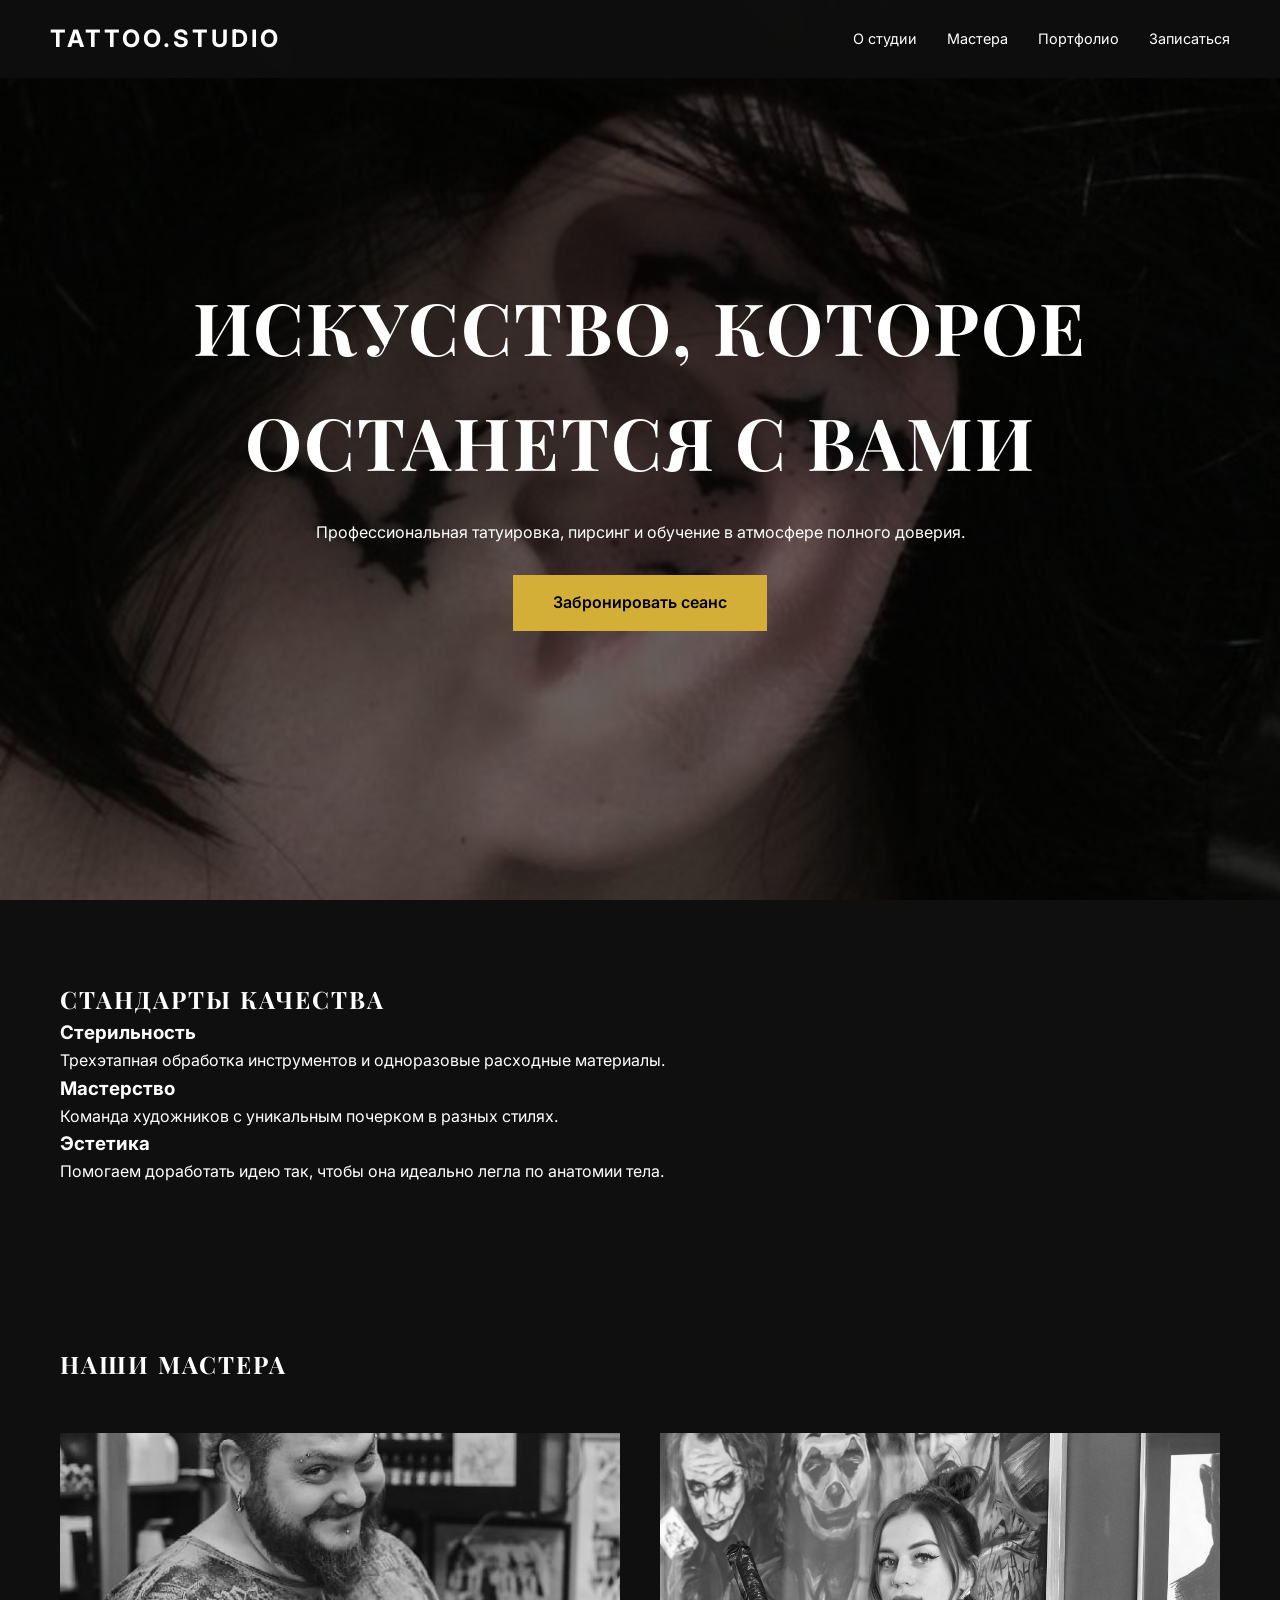
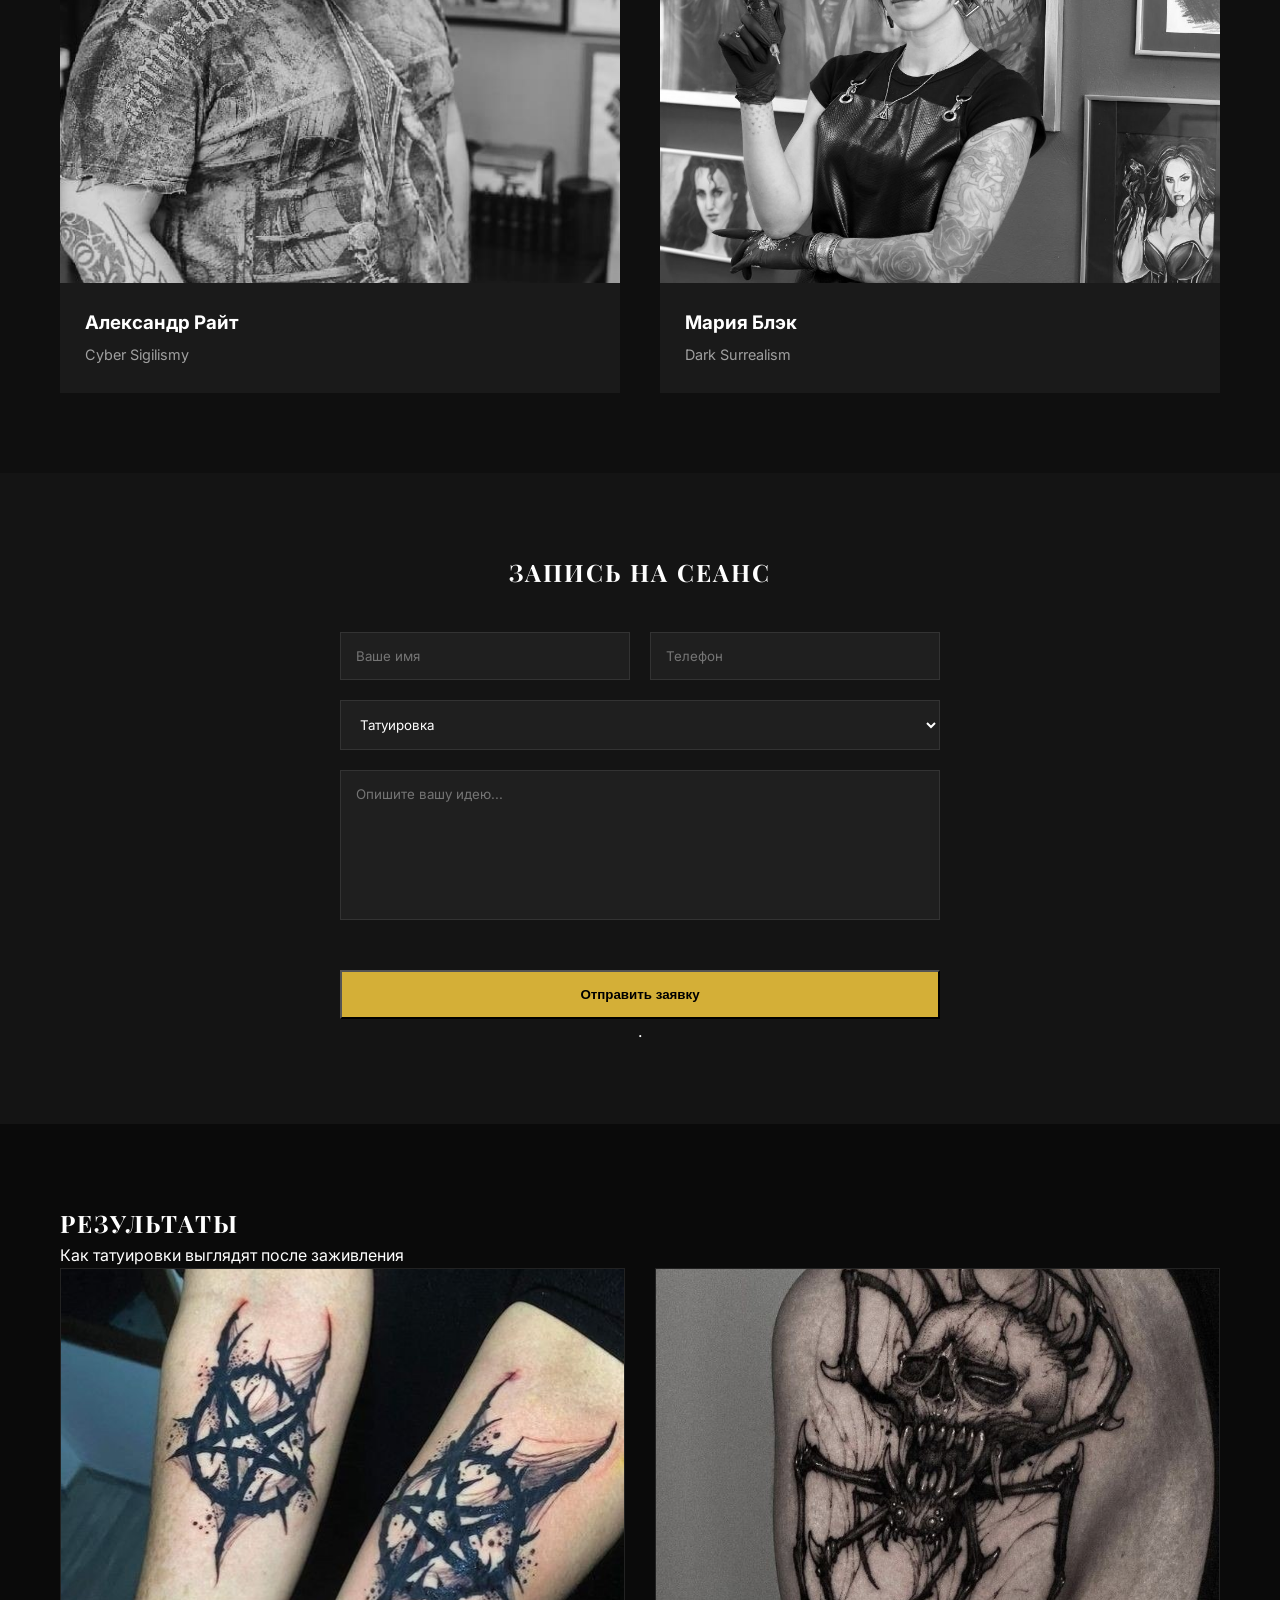
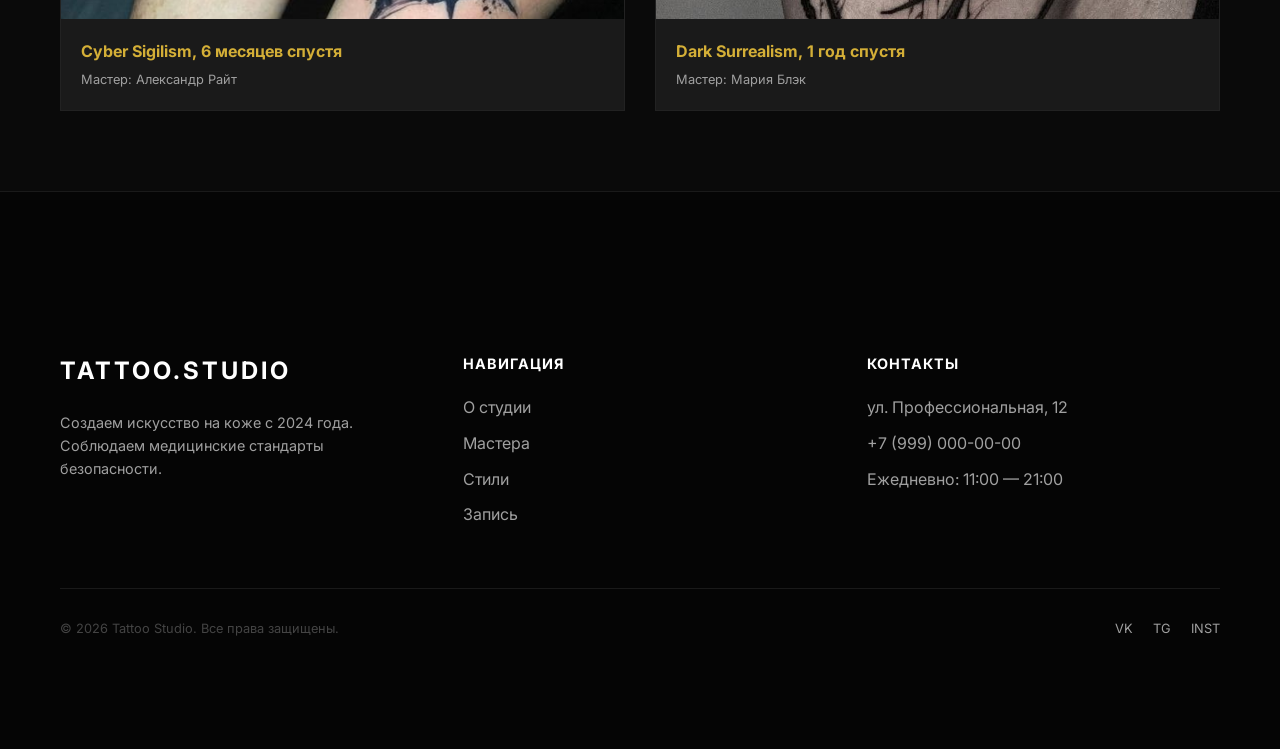
<file: index.html>
<!doctype html>
<html lang="ru">
  <head>
    <meta charset="UTF-8" />
    <meta name="viewport" content="width=device-width, initial-scale=1.0" />
    <meta property="og:title" content="Студия профессиональной татуировки" />
    <meta
      property="og:description"
      content="Запись на сеанс, портфолио мастеров и обучение."
    />
    <meta property="og:image" content="ссылка_на_красивое_фото.jpg" />
    <title>Tattoo Studio | Искусство и Стиль</title>
    <link rel="stylesheet" href="style.css" />
    <link
      href="https://fonts.googleapis.com/css2?family=Playfair+Display:wght@700&family=Inter:wght@300;400;600&display=swap"
      rel="stylesheet"
    />
  </head>
  <body>
    <header class="navbar">
      <div class="logo">TATTOO.STUDIO</div>
      <nav>
        <ul class="nav-links">
          <li><a href="#about">О студии</a></li>
          <li><a href="#masters">Мастера</a></li>
          <li><a href="#healed">Портфолио</a></li>
          <li><a href="#booking" class="btn-outline">Записаться</a></li>
        </ul>
      </nav>
    </header>

    <section class="hero">
      <div class="hero-content">
        <h1>
          Искусство, которое <br />
          останется с вами
        </h1>
        <p>
          Профессиональная татуировка, пирсинг и обучение в атмосфере полного
          доверия.
        </p>
        <a href="#booking" class="btn-main">Забронировать сеанс</a>
      </div>
    </section>

    <section id="about" class="about">
      <div class="container">
        <h2>Стандарты качества</h2>
        <div class="features">
          <div class="feature-item">
            <h3>Стерильность</h3>
            <p>
              Трехэтапная обработка инструментов и одноразовые расходные
              материалы.
            </p>
          </div>
          <div class="feature-item">
            <h3>Мастерство</h3>
            <p>Команда художников с уникальным почерком в разных стилях.</p>
          </div>
          <div class="feature-item">
            <h3>Эстетика</h3>
            <p>
              Помогаем доработать идею так, чтобы она идеально легла по анатомии
              тела.
            </p>
          </div>
        </div>
      </div>
    </section>

    <section id="masters" class="masters">
      <div class="container">
        <h2>Наши мастера</h2>
        <div class="master-grid">
          <!-- Мастер 1 -->
          <div class="master-card">
            <div
              class="master-photo"
              style="background-image: url(./img/Misha-1-1.jpg)"
            ></div>
            <div class="master-info">
              <h3>Александр Райт</h3>
              <p>Cyber Sigilismy</p>
            </div>
          </div>
          <div class="master-card">
            <div
              class="master-photo"
              style="background-image: url(./img/original_photo-thumb_1920.jpg)"
            ></div>
            <div class="master-info">
              <h3>Мария Блэк</h3>
              <p>Dark Surrealism</p>
            </div>
          </div>
        </div>
      </div>
    </section>
    <section id="booking" class="booking">
      <div class="container">
        <h2>Запись на сеанс</h2>
        <form id="booking-form" class="form-container">
          <div class="input-group">
            <input type="text" name="name" placeholder="Ваше имя" required />
            <input type="tel" name="phone" placeholder="Телефон" required />
          </div>
          <select name="service">
            <option value="tattoo">Татуировка</option>
            <option value="piercing">Пирсинг</option>
            <option value="education">Обучение</option>
          </select>
          <textarea
            name="message"
            placeholder="Опишите вашу идею..."
          ></textarea>
          <button type="submit" class="btn-main">Отправить заявку</button>
        </form>
        <div class="modal-window">.</div>
      </div>
    </section>
    <section id="healed" class="healed">
      <div class="container">
        <div class="section-header">
          <h2>Результаты</h2>
          <p class="subtitle">Как татуировки выглядят после заживления</p>
        </div>

        <div class="healed-grid">
          <div class="healed-item">
            <div
              class="healed-photo"
              style="background-image: url(./img/photo_2026-05-03_02-13-39.jpg)"
            ></div>
            <div class="healed-info">
              <h4>Cyber Sigilism, 6 месяцев спустя</h4>
              <p>Мастер: Александр Райт</p>
            </div>
          </div>
          <div class="healed-item">
            <div
              class="healed-photo"
              style="background-image: url(./img/photo_2026-05-03_02-17-16.jpg)"
            ></div>
            <div class="healed-info">
              <h4>Dark Surrealism, 1 год спустя</h4>
              <p>Мастер: Мария Блэк</p>
            </div>
          </div>
        </div>
      </div>
    </section>

    <footer class="footer">
      <div class="container">
        <div class="footer-content">
          <div class="footer-brand">
            <div class="logo">TATTOO.STUDIO</div>
            <p>
              Создаем искусство на коже с 2024 года. <br />
              Соблюдаем медицинские стандарты безопасности.
            </p>
          </div>

          <div class="footer-nav">
            <h4>Навигация</h4>
            <ul>
              <li><a href="#about">О студии</a></li>
              <li><a href="#masters">Мастера</a></li>
              <li><a href="#healed">Стили</a></li>
              <li><a href="#booking">Запись</a></li>
            </ul>
          </div>

          <div class="footer-contacts">
            <h4>Контакты</h4>
            <p>ул. Профессиональная, 12</p>
            <p>+7 (999) 000-00-00</p>
            <p>Ежедневно: 11:00 — 21:00</p>
          </div>
        </div>

        <div class="footer-bottom">
          <p>&copy; 2026 Tattoo Studio. Все права защищены.</p>
          <div class="socials">
            <a href="#">VK</a>
            <a href="#">TG</a>
            <a href="#">INST</a>
          </div>
        </div>
      </div>
    </footer>
  </body>
  <script src="script.js"></script>
</html>
</file>
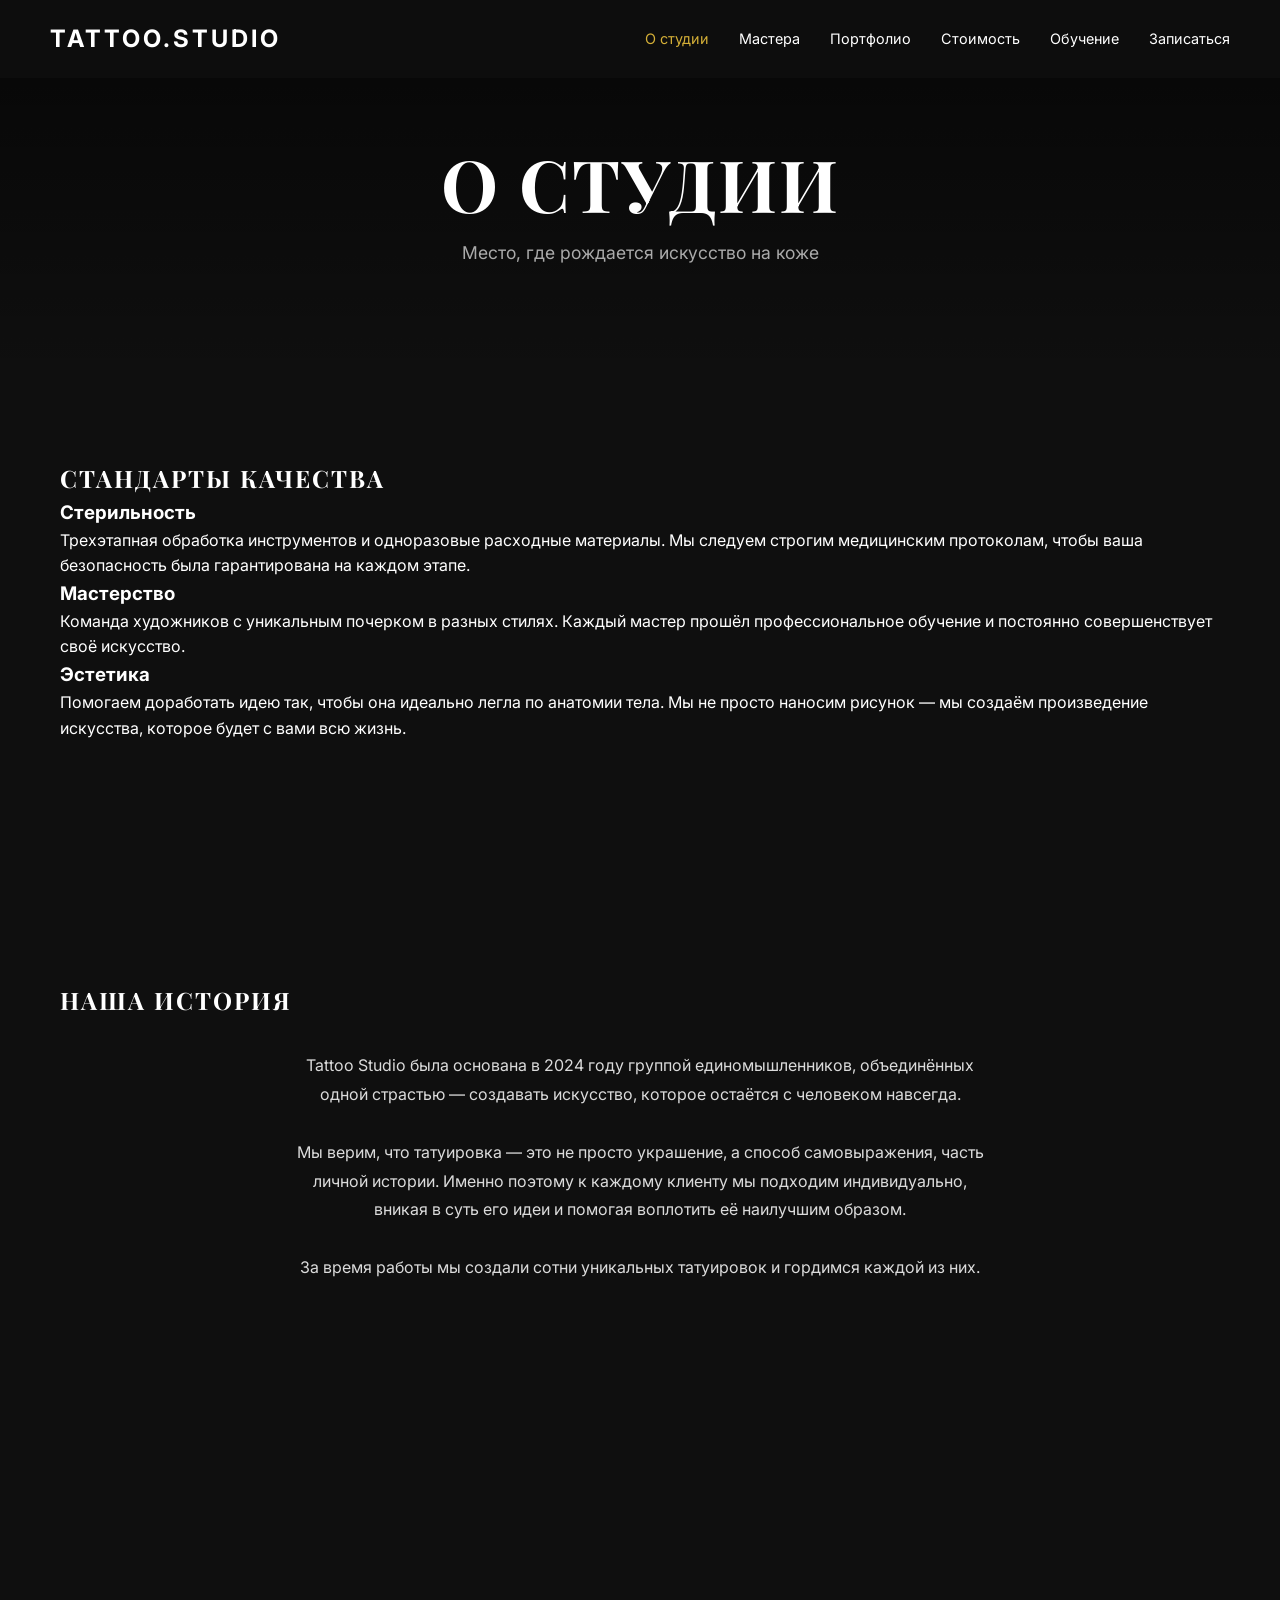
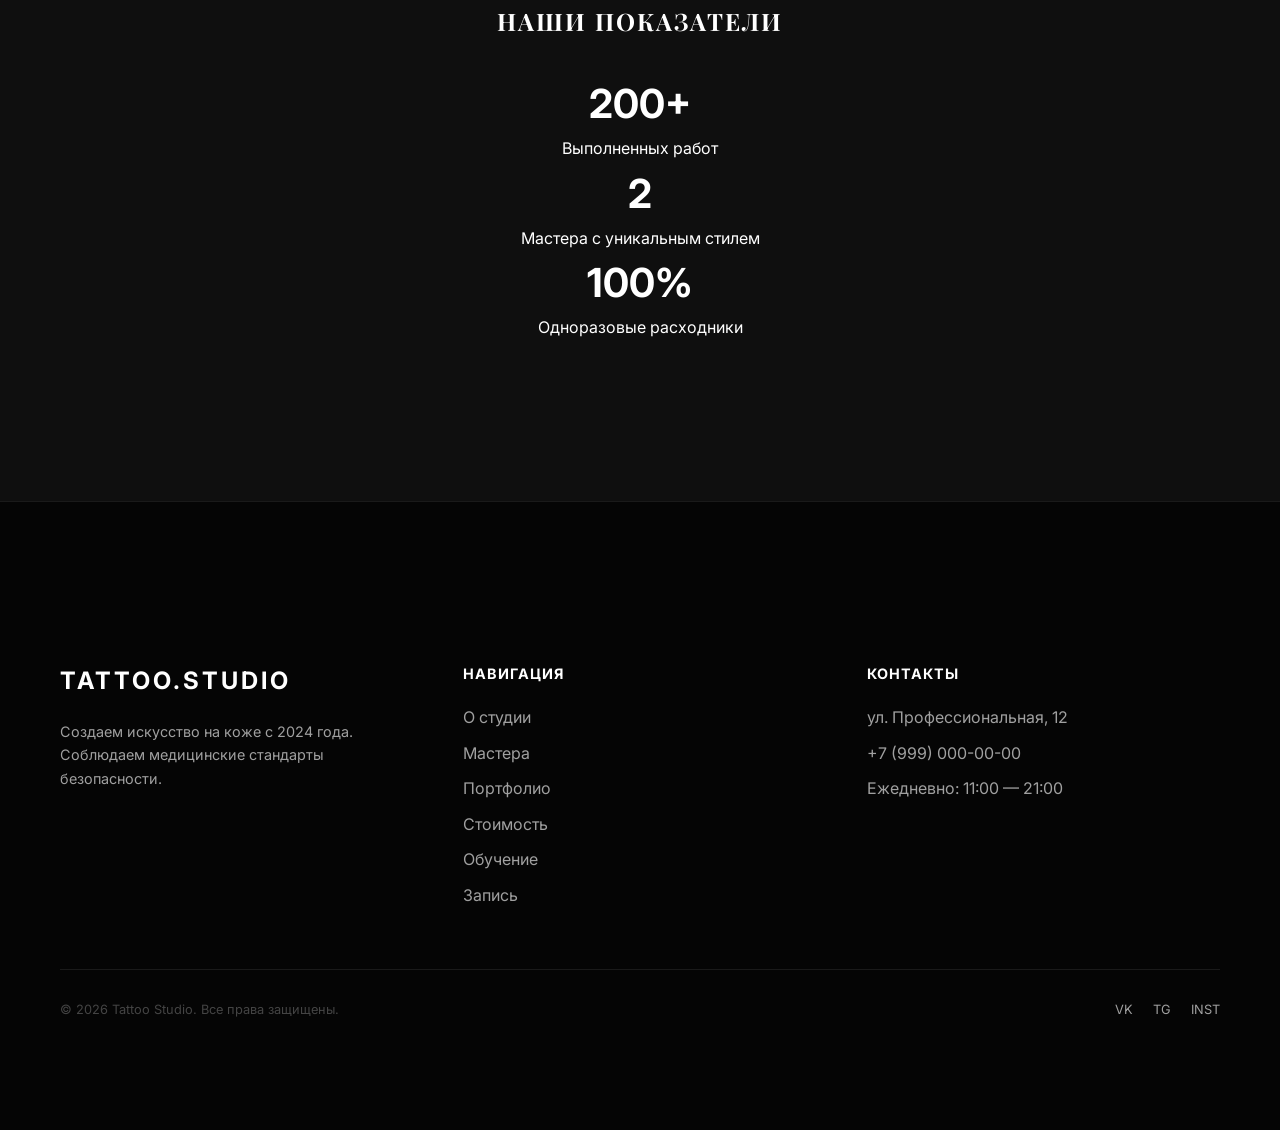
<file: about.html>
<!doctype html>
<html lang="ru">
  <head>
    <meta charset="UTF-8" />
    <meta name="viewport" content="width=device-width, initial-scale=1.0" />
    <title>О студии | Tattoo Studio</title>
    <link rel="stylesheet" href="style.css" />
    <link
      href="https://fonts.googleapis.com/css2?family=Playfair+Display:wght@700&family=Inter:wght@300;400;600&display=swap"
      rel="stylesheet"
    />
  </head>
  <body>
    <header class="navbar">
      <a href="index.html" class="logo">TATTOO.STUDIO</a>
      <nav>
        <ul class="nav-links">
          <li><a href="about.html" class="active">О студии</a></li>
          <li><a href="masters.html">Мастера</a></li>
          <li><a href="portfolio.html">Портфолио</a></li>
          <li><a href="prices.html">Стоимость</a></li>
          <li><a href="training.html">Обучение</a></li>
          <li><a href="booking.html" class="btn-outline">Записаться</a></li>
        </ul>
      </nav>
    </header>

    <section class="page-hero">
      <div class="container">
        <h1>О студии</h1>
        <p class="subtitle">Место, где рождается искусство на коже</p>
      </div>
    </section>

    <section class="about">
      <div class="container">
        <h2>Стандарты качества</h2>
        <div class="features">
          <div class="feature-item">
            <h3>Стерильность</h3>
            <p>
              Трехэтапная обработка инструментов и одноразовые расходные
              материалы. Мы следуем строгим медицинским протоколам, чтобы ваша
              безопасность была гарантирована на каждом этапе.
            </p>
          </div>
          <div class="feature-item">
            <h3>Мастерство</h3>
            <p>
              Команда художников с уникальным почерком в разных стилях. Каждый
              мастер прошёл профессиональное обучение и постоянно совершенствует
              своё искусство.
            </p>
          </div>
          <div class="feature-item">
            <h3>Эстетика</h3>
            <p>
              Помогаем доработать идею так, чтобы она идеально легла по анатомии
              тела. Мы не просто наносим рисунок — мы создаём произведение
              искусства, которое будет с вами всю жизнь.
            </p>
          </div>
        </div>
      </div>
    </section>

    <section class="about-story" style="background: var(--bg-section, #0f0f0f); padding: 5rem 0;">
      <div class="container">
        <h2>Наша история</h2>
        <div class="about-text" style="max-width: 700px; margin: 2rem auto 0; text-align: center; line-height: 1.8; opacity: 0.85;">
          <p>
            Tattoo Studio была основана в 2024 году группой единомышленников,
            объединённых одной страстью — создавать искусство, которое остаётся
            с человеком навсегда.
          </p>
          <br />
          <p>
            Мы верим, что татуировка — это не просто украшение, а способ
            самовыражения, часть личной истории. Именно поэтому к каждому клиенту
            мы подходим индивидуально, вникая в суть его идеи и помогая воплотить
            её наилучшим образом.
          </p>
          <br />
          <p>
            За время работы мы создали сотни уникальных татуировок и гордимся
            каждой из них.
          </p>
        </div>
      </div>
    </section>

    <section style="padding: 5rem 0; text-align: center;">
      <div class="container">
        <h2>Наши показатели</h2>
        <div class="features" style="margin-top: 2rem;">
          <div class="feature-item">
            <h3 style="font-size: 2.5rem;">200+</h3>
            <p>Выполненных работ</p>
          </div>
          <div class="feature-item">
            <h3 style="font-size: 2.5rem;">2</h3>
            <p>Мастера с уникальным стилем</p>
          </div>
          <div class="feature-item">
            <h3 style="font-size: 2.5rem;">100%</h3>
            <p>Одноразовые расходники</p>
          </div>
        </div>
      </div>
    </section>

    <footer class="footer">
      <div class="container">
        <div class="footer-content">
          <div class="footer-brand">
            <div class="logo">TATTOO.STUDIO</div>
            <p>
              Создаем искусство на коже с 2024 года. <br />
              Соблюдаем медицинские стандарты безопасности.
            </p>
          </div>
          <div class="footer-nav">
            <h4>Навигация</h4>
            <ul>
              <li><a href="about.html">О студии</a></li>
              <li><a href="masters.html">Мастера</a></li>
              <li><a href="portfolio.html">Портфолио</a></li>
              <li><a href="prices.html">Стоимость</a></li>
              <li><a href="training.html">Обучение</a></li>
              <li><a href="booking.html">Запись</a></li>
            </ul>
          </div>
          <div class="footer-contacts">
            <h4>Контакты</h4>
            <p>ул. Профессиональная, 12</p>
            <p>+7 (999) 000-00-00</p>
            <p>Ежедневно: 11:00 — 21:00</p>
          </div>
        </div>
        <div class="footer-bottom">
          <p>&copy; 2026 Tattoo Studio. Все права защищены.</p>
          <div class="socials">
            <a href="#">VK</a>
            <a href="#">TG</a>
            <a href="#">INST</a>
          </div>
        </div>
      </div>
    </footer>
    <script src="script.js"></script>
  </body>
</html>
</file>
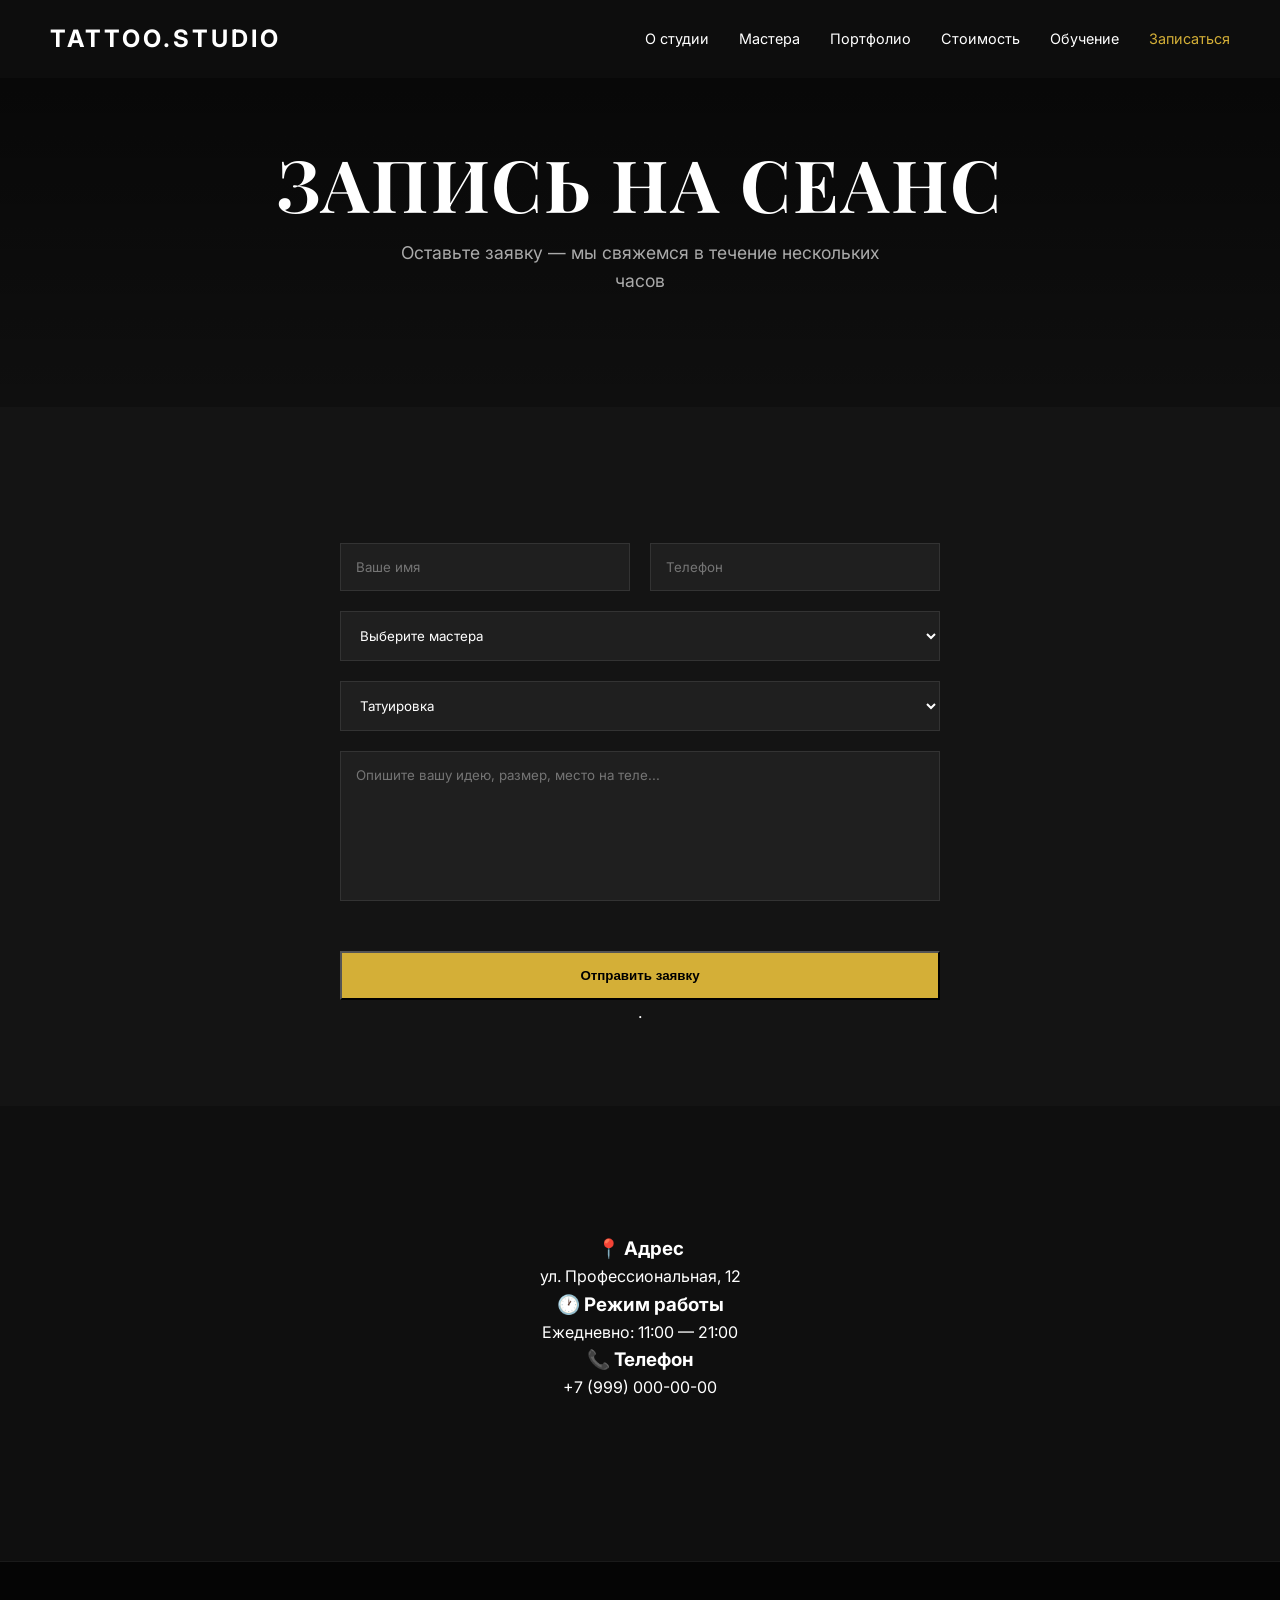
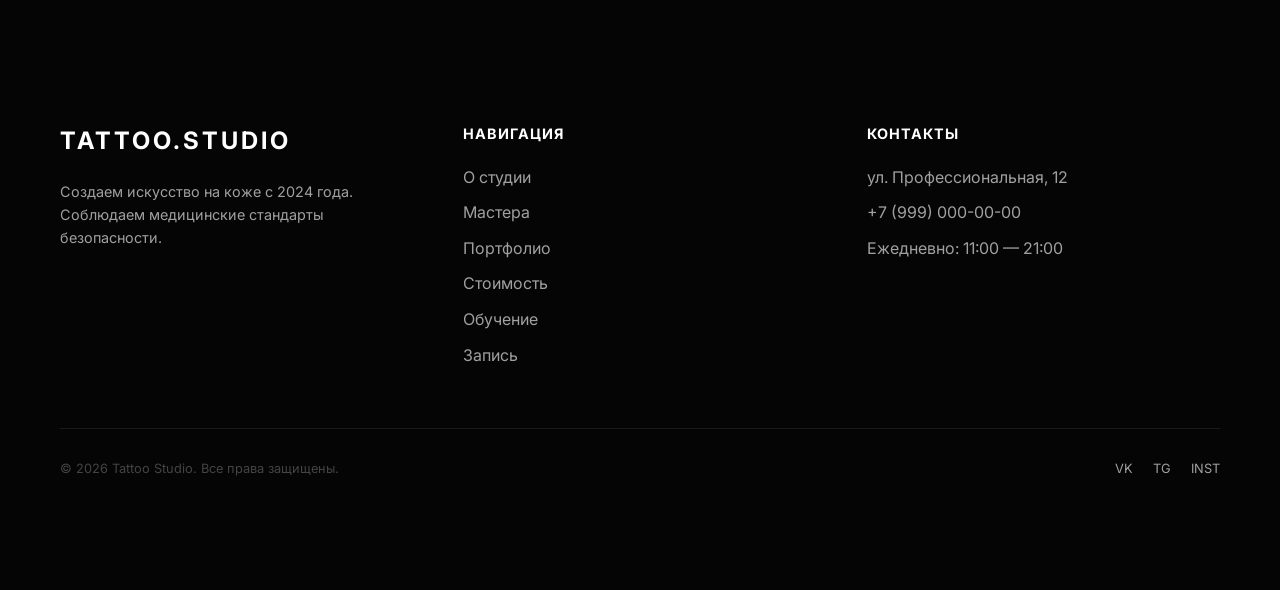
<file: booking.html>
<!doctype html>
<html lang="ru">
  <head>
    <meta charset="UTF-8" />
    <meta name="viewport" content="width=device-width, initial-scale=1.0" />
    <title>Запись на сеанс | Tattoo Studio</title>
    <link rel="stylesheet" href="style.css" />
    <link
      href="https://fonts.googleapis.com/css2?family=Playfair+Display:wght@700&family=Inter:wght@300;400;600&display=swap"
      rel="stylesheet"
    />
  </head>
  <body>
    <header class="navbar">
      <a href="index.html" class="logo">TATTOO.STUDIO</a>
      <nav>
        <ul class="nav-links">
          <li><a href="about.html">О студии</a></li>
          <li><a href="masters.html">Мастера</a></li>
          <li><a href="portfolio.html">Портфолио</a></li>
          <li><a href="prices.html">Стоимость</a></li>
          <li><a href="training.html">Обучение</a></li>
          <li><a href="booking.html" class="btn-outline active">Записаться</a></li>
        </ul>
      </nav>
    </header>

    <section class="page-hero">
      <div class="container">
        <h1>Запись на сеанс</h1>
        <p class="subtitle">Оставьте заявку — мы свяжемся в течение нескольких часов</p>
      </div>
    </section>

    <section class="booking" style="padding-top: 1rem;">
      <div class="container">
        <form id="booking-form" class="form-container">
          <div class="input-group">
            <input type="text" name="name" placeholder="Ваше имя" required />
            <input type="tel" name="phone" placeholder="Телефон" required />
          </div>
          <select name="master">
            <option value="">Выберите мастера</option>
            <option value="alexander">Александр Райт — Cyber Sigilism</option>
            <option value="maria">Мария Блэк — Dark Surrealism</option>
            <option value="any">Любой мастер</option>
          </select>
          <select name="service">
            <option value="tattoo">Татуировка</option>
            <option value="piercing">Пирсинг</option>
            <option value="education">Обучение</option>
            <option value="consultation">Консультация (бесплатно)</option>
          </select>
          <textarea
            name="message"
            placeholder="Опишите вашу идею, размер, место на теле..."
          ></textarea>
          <button type="submit" class="btn-main">Отправить заявку</button>
        </form>
        <div class="modal-window">.</div>
      </div>
    </section>

    <section style="padding: 3rem 0 5rem;">
      <div class="container">
        <div class="features" style="max-width: 900px; margin: 0 auto;">
          <div class="feature-item" style="text-align: center;">
            <h3>📍 Адрес</h3>
            <p>ул. Профессиональная, 12</p>
          </div>
          <div class="feature-item" style="text-align: center;">
            <h3>🕐 Режим работы</h3>
            <p>Ежедневно: 11:00 — 21:00</p>
          </div>
          <div class="feature-item" style="text-align: center;">
            <h3>📞 Телефон</h3>
            <p>+7 (999) 000-00-00</p>
          </div>
        </div>
      </div>
    </section>

    <footer class="footer">
      <div class="container">
        <div class="footer-content">
          <div class="footer-brand">
            <div class="logo">TATTOO.STUDIO</div>
            <p>
              Создаем искусство на коже с 2024 года. <br />
              Соблюдаем медицинские стандарты безопасности.
            </p>
          </div>
          <div class="footer-nav">
            <h4>Навигация</h4>
            <ul>
              <li><a href="about.html">О студии</a></li>
              <li><a href="masters.html">Мастера</a></li>
              <li><a href="portfolio.html">Портфолио</a></li>
              <li><a href="prices.html">Стоимость</a></li>
              <li><a href="training.html">Обучение</a></li>
              <li><a href="booking.html">Запись</a></li>
            </ul>
          </div>
          <div class="footer-contacts">
            <h4>Контакты</h4>
            <p>ул. Профессиональная, 12</p>
            <p>+7 (999) 000-00-00</p>
            <p>Ежедневно: 11:00 — 21:00</p>
          </div>
        </div>
        <div class="footer-bottom">
          <p>&copy; 2026 Tattoo Studio. Все права защищены.</p>
          <div class="socials">
            <a href="#">VK</a>
            <a href="#">TG</a>
            <a href="#">INST</a>
          </div>
        </div>
      </div>
    </footer>
    <script src="script.js"></script>
  </body>
</html>
</file>
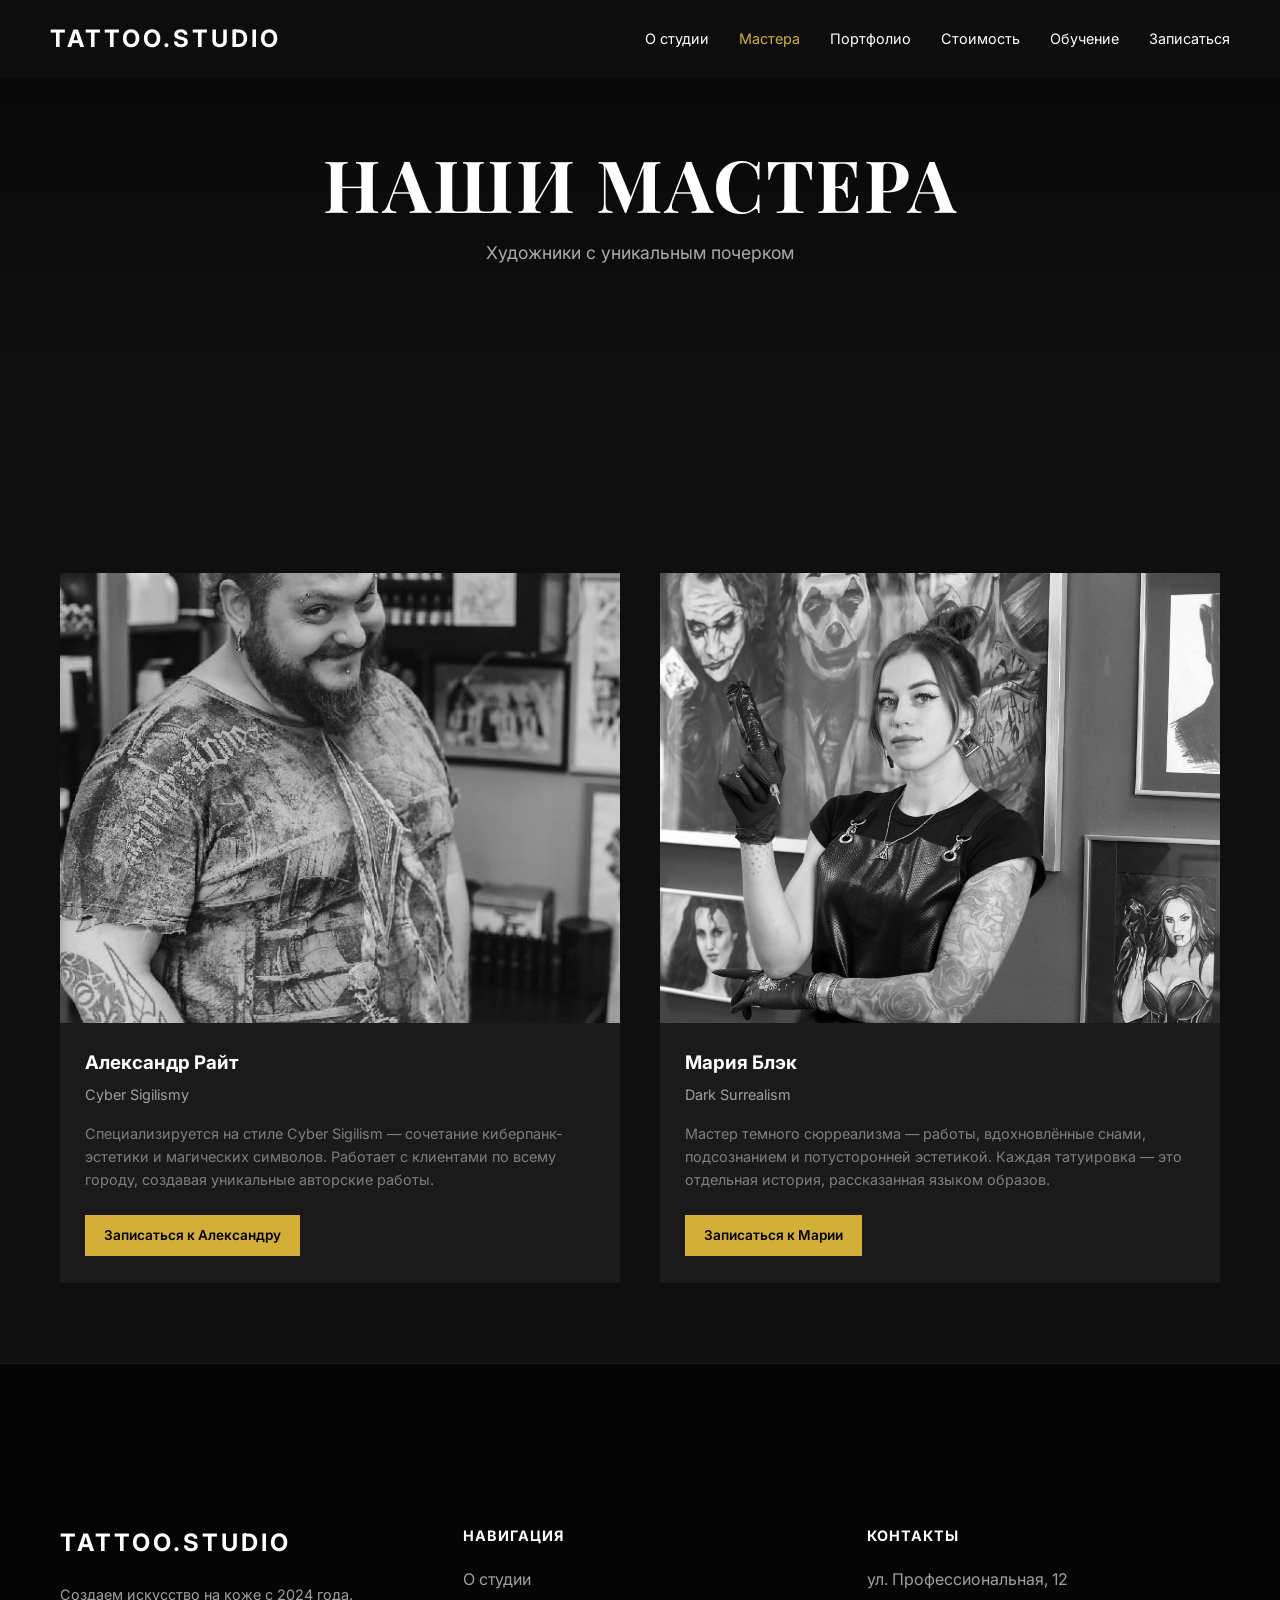
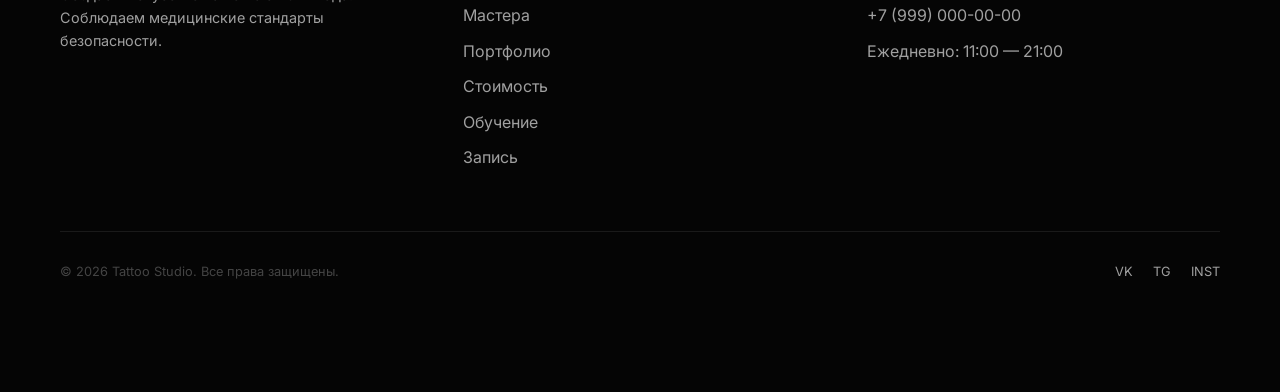
<file: masters.html>
<!doctype html>
<html lang="ru">
  <head>
    <meta charset="UTF-8" />
    <meta name="viewport" content="width=device-width, initial-scale=1.0" />
    <title>Мастера | Tattoo Studio</title>
    <link rel="stylesheet" href="style.css" />
    <link
      href="https://fonts.googleapis.com/css2?family=Playfair+Display:wght@700&family=Inter:wght@300;400;600&display=swap"
      rel="stylesheet"
    />
  </head>
  <body>
    <header class="navbar">
      <a href="index.html" class="logo">TATTOO.STUDIO</a>
      <nav>
        <ul class="nav-links">
          <li><a href="about.html">О студии</a></li>
          <li><a href="masters.html" class="active">Мастера</a></li>
          <li><a href="portfolio.html">Портфолио</a></li>
          <li><a href="prices.html">Стоимость</a></li>
          <li><a href="training.html">Обучение</a></li>
          <li><a href="booking.html" class="btn-outline">Записаться</a></li>
        </ul>
      </nav>
    </header>

    <section class="page-hero">
      <div class="container">
        <h1>Наши мастера</h1>
        <p class="subtitle">Художники с уникальным почерком</p>
      </div>
    </section>

    <section class="masters" style="padding-top: 4rem;">
      <div class="container">
        <div class="master-grid">
          <div class="master-card">
            <div
              class="master-photo"
              style="background-image: url(./img/Misha-1-1.jpg)"
            ></div>
            <div class="master-info">
              <h3>Александр Райт</h3>
              <p>Cyber Sigilismy</p>
              <p style="margin-top: 1rem; opacity: 0.75; font-size: 0.9rem; line-height: 1.6;">
                Специализируется на стиле Cyber Sigilism — сочетание
                киберпанк-эстетики и магических символов. Работает с клиентами
                по всему городу, создавая уникальные авторские работы.
              </p>
              <a href="booking.html" class="btn-main" style="margin-top: 1.5rem; display: inline-block;">Записаться к Александру</a>
            </div>
          </div>

          <div class="master-card">
            <div
              class="master-photo"
              style="background-image: url(./img/original_photo-thumb_1920.jpg)"
            ></div>
            <div class="master-info">
              <h3>Мария Блэк</h3>
              <p>Dark Surrealism</p>
              <p style="margin-top: 1rem; opacity: 0.75; font-size: 0.9rem; line-height: 1.6;">
                Мастер темного сюрреализма — работы, вдохновлённые снами,
                подсознанием и потусторонней эстетикой. Каждая татуировка —
                это отдельная история, рассказанная языком образов.
              </p>
              <a href="booking.html" class="btn-main" style="margin-top: 1.5rem; display: inline-block;">Записаться к Марии</a>
            </div>
          </div>
        </div>
      </div>
    </section>

    <footer class="footer">
      <div class="container">
        <div class="footer-content">
          <div class="footer-brand">
            <div class="logo">TATTOO.STUDIO</div>
            <p>
              Создаем искусство на коже с 2024 года. <br />
              Соблюдаем медицинские стандарты безопасности.
            </p>
          </div>
          <div class="footer-nav">
            <h4>Навигация</h4>
            <ul>
              <li><a href="about.html">О студии</a></li>
              <li><a href="masters.html">Мастера</a></li>
              <li><a href="portfolio.html">Портфолио</a></li>
              <li><a href="prices.html">Стоимость</a></li>
              <li><a href="training.html">Обучение</a></li>
              <li><a href="booking.html">Запись</a></li>
            </ul>
          </div>
          <div class="footer-contacts">
            <h4>Контакты</h4>
            <p>ул. Профессиональная, 12</p>
            <p>+7 (999) 000-00-00</p>
            <p>Ежедневно: 11:00 — 21:00</p>
          </div>
        </div>
        <div class="footer-bottom">
          <p>&copy; 2026 Tattoo Studio. Все права защищены.</p>
          <div class="socials">
            <a href="#">VK</a>
            <a href="#">TG</a>
            <a href="#">INST</a>
          </div>
        </div>
      </div>
    </footer>
    <script src="script.js"></script>
  </body>
</html>
</file>
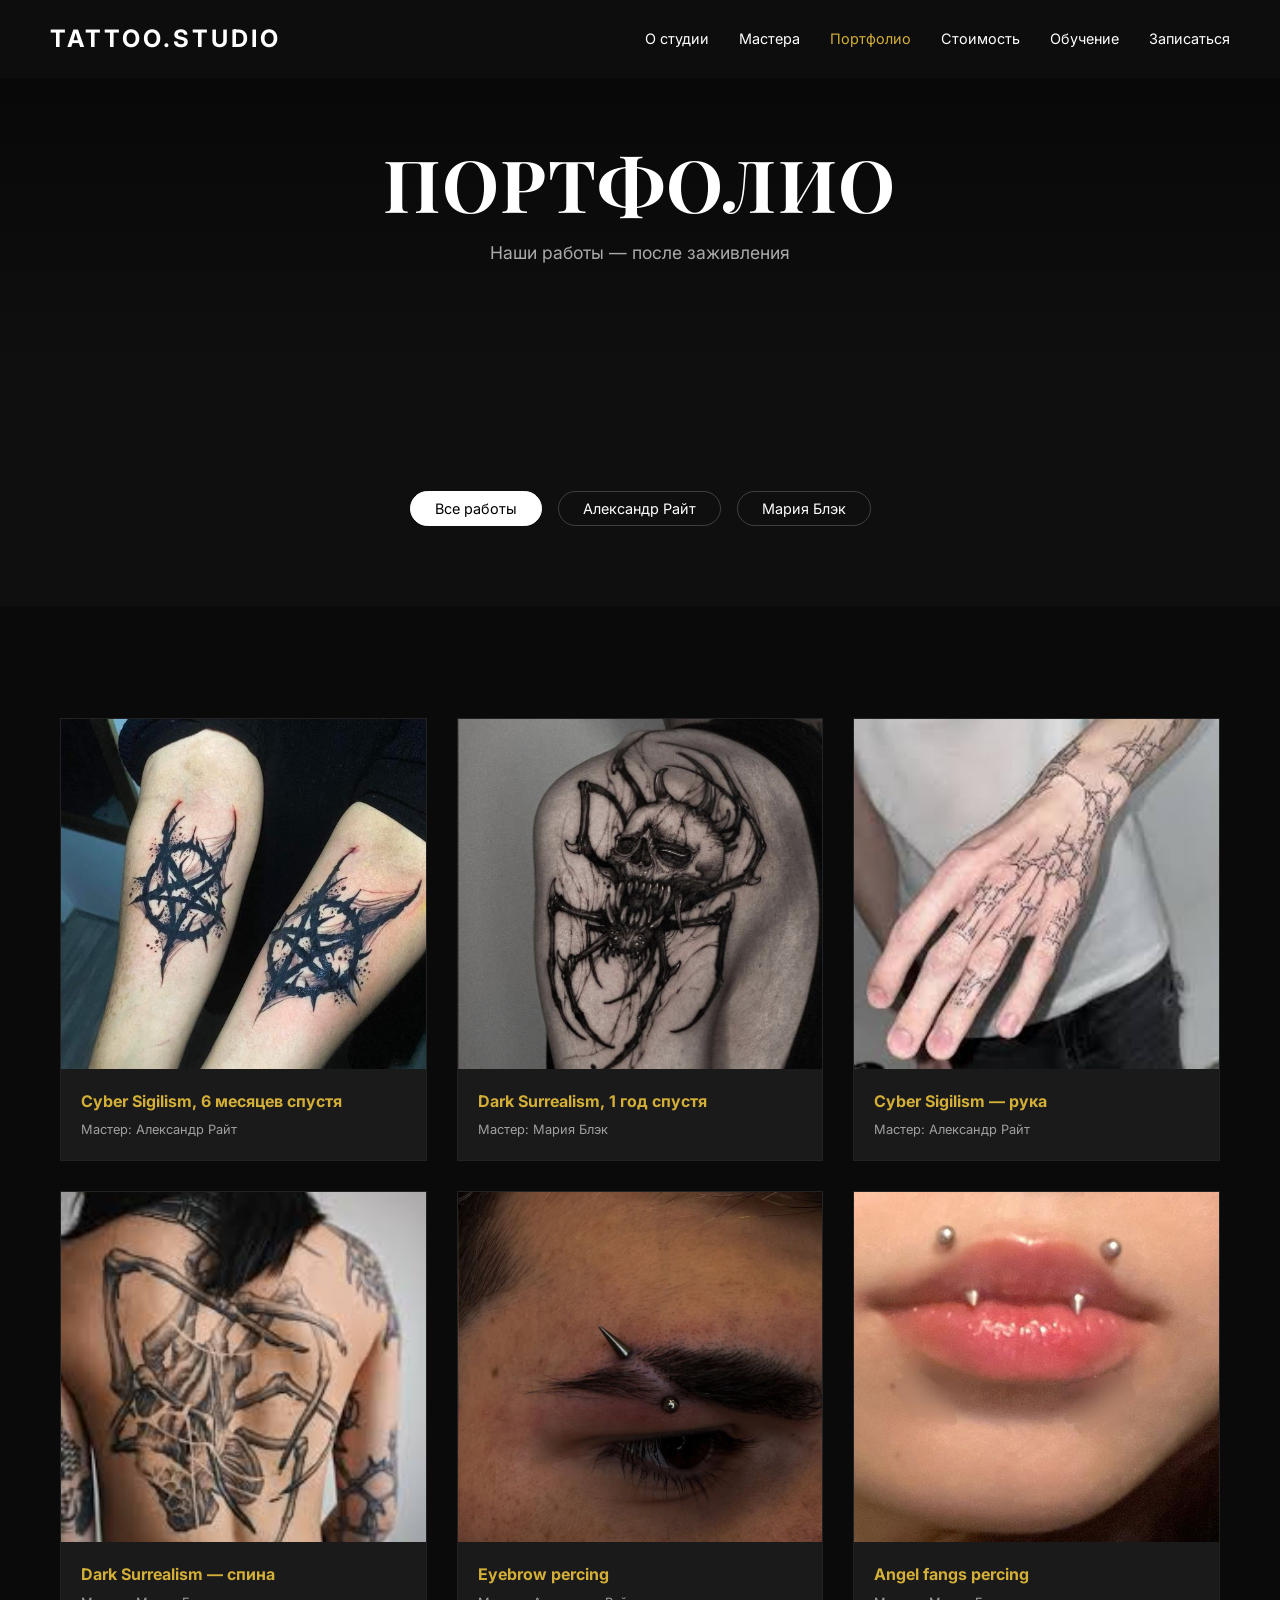
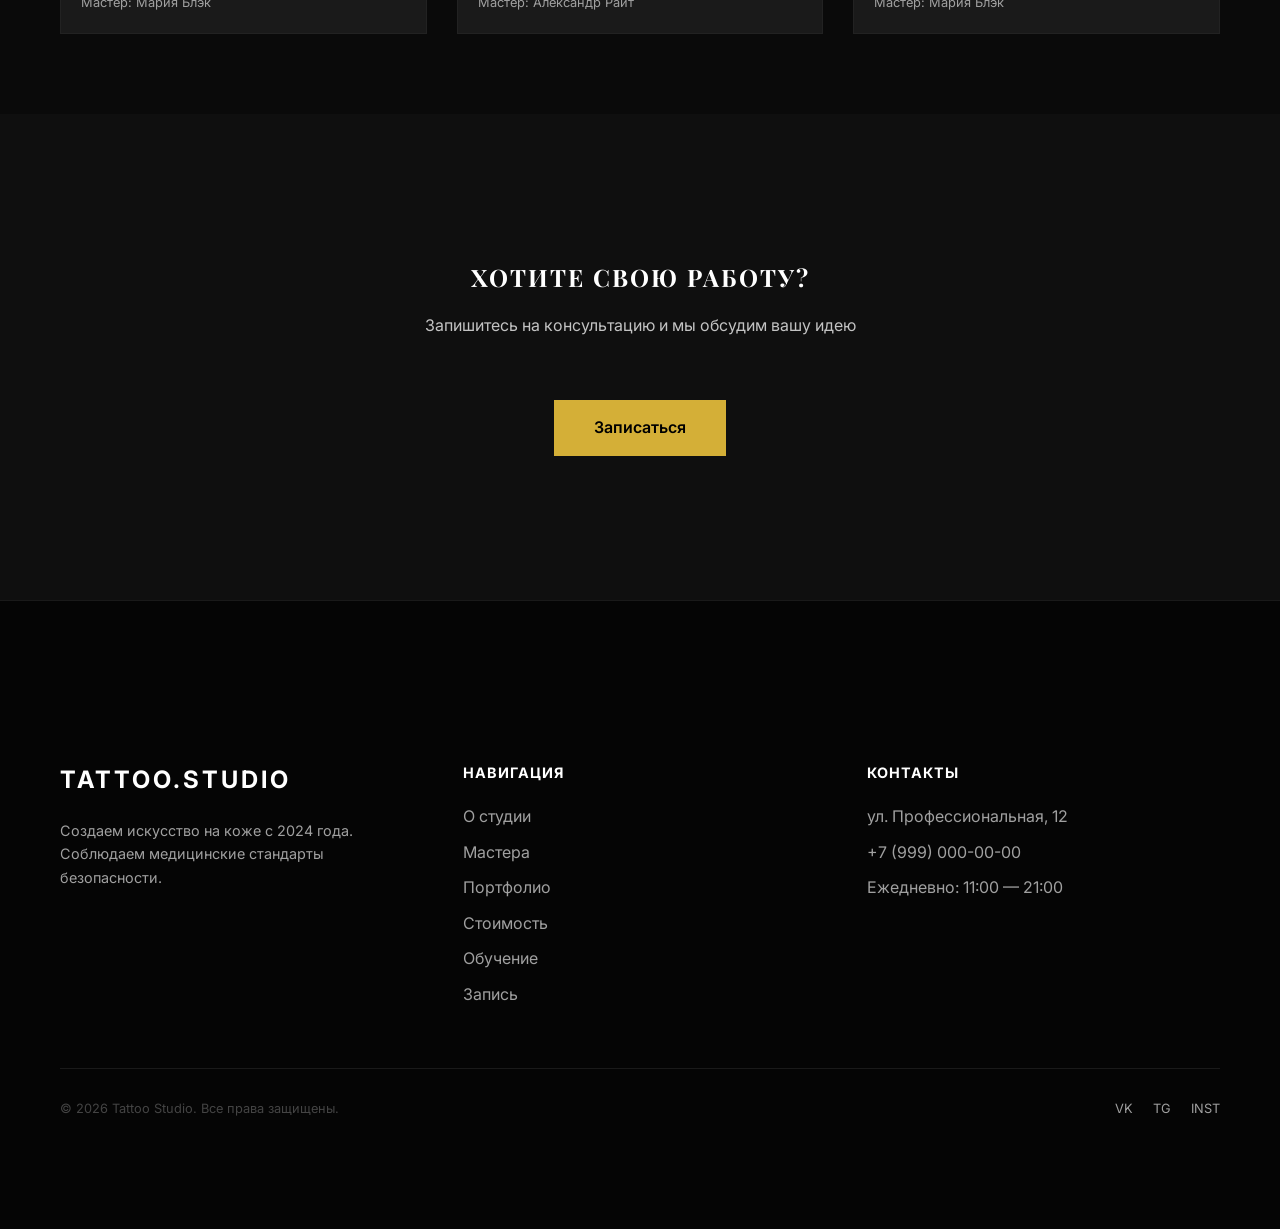
<file: portfolio.html>
<!doctype html>
<html lang="ru">
  <head>
    <meta charset="UTF-8" />
    <meta name="viewport" content="width=device-width, initial-scale=1.0" />
    <title>Портфолио | Tattoo Studio</title>
    <link rel="stylesheet" href="style.css" />
    <link
      href="https://fonts.googleapis.com/css2?family=Playfair+Display:wght@700&family=Inter:wght@300;400;600&display=swap"
      rel="stylesheet"
    />
  </head>
  <body>
    <header class="navbar">
      <a href="index.html" class="logo">TATTOO.STUDIO</a>
      <nav>
        <ul class="nav-links">
          <li><a href="about.html">О студии</a></li>
          <li><a href="masters.html">Мастера</a></li>
          <li><a href="portfolio.html" class="active">Портфолио</a></li>
          <li><a href="prices.html">Стоимость</a></li>
          <li><a href="training.html">Обучение</a></li>
          <li><a href="booking.html" class="btn-outline">Записаться</a></li>
        </ul>
      </nav>
    </header>

    <section class="page-hero">
      <div class="container">
        <h1>Портфолио</h1>
        <p class="subtitle">Наши работы — после заживления</p>
      </div>
    </section>

    <!-- Фильтры по мастеру -->
    <section style="padding: 2rem 0 0">
      <div class="container" style="text-align: center">
        <div
          class="portfolio-filters"
          style="
            display: flex;
            justify-content: center;
            gap: 1rem;
            flex-wrap: wrap;
          "
        >
          <button class="filter-btn active" onclick="filterPortfolio('all')">
            Все работы
          </button>
          <button class="filter-btn" onclick="filterPortfolio('alexander')">
            Александр Райт
          </button>
          <button class="filter-btn" onclick="filterPortfolio('maria')">
            Мария Блэк
          </button>
        </div>
      </div>
    </section>

    <section class="healed" style="padding-top: 2rem">
      <div class="container">
        <div class="healed-grid" id="portfolio-grid">
          <div class="healed-item" data-master="alexander">
            <div
              class="healed-photo"
              style="background-image: url(./img/photo_2026-05-03_02-13-39.jpg)"
            ></div>
            <div class="healed-info">
              <h4>Cyber Sigilism, 6 месяцев спустя</h4>
              <p>Мастер: Александр Райт</p>
            </div>
          </div>

          <div class="healed-item" data-master="maria">
            <div
              class="healed-photo"
              style="background-image: url(./img/photo_2026-05-03_02-17-16.jpg)"
            ></div>
            <div class="healed-info">
              <h4>Dark Surrealism, 1 год спустя</h4>
              <p>Мастер: Мария Блэк</p>
            </div>
          </div>

          <!-- Дополнительные карточки для будущих работ -->
          <div class="healed-item" data-master="alexander">
            <div
              class="healed-photo"
              style="background-image: url(./img/Cyber\ Sigilism\ —\ рука.jpg)"
            ></div>
            <div class="healed-info">
              <h4>Cyber Sigilism — рука</h4>
              <p>Мастер: Александр Райт</p>
            </div>
          </div>

          <div class="healed-item" data-master="maria">
            <div
              class="healed-photo"
              style="
                background-image: url(./img/Dark\ Surrealism\ —\ спина.jpg);
              "
            ></div>
            <div class="healed-info">
              <h4>Dark Surrealism — спина</h4>
              <p>Мастер: Мария Блэк</p>
            </div>
          </div>

          <div class="healed-item" data-master="alexander">
            <div
              class="healed-photo"
              style="background-image: url(./img/eyebrow.jpg)"
            ></div>
            <div class="healed-info">
              <h4>Eyebrow percing</h4>
              <p>Мастер: Александр Райт</p>
            </div>
          </div>

          <div class="healed-item" data-master="maria">
            <div
              class="healed-photo"
              style="background-image: url(./img/Angel\ fangs.jpg)"
            ></div>
            <div class="healed-info">
              <h4>Angel fangs percing</h4>
              <p>Мастер: Мария Блэк</p>
            </div>
          </div>
        </div>
      </div>
    </section>

    <section style="text-align: center; padding: 4rem 0">
      <div class="container">
        <h2>Хотите свою работу?</h2>
        <p style="margin: 1rem 0 2rem; opacity: 0.75">
          Запишитесь на консультацию и мы обсудим вашу идею
        </p>
        <a href="booking.html" class="btn-main">Записаться</a>
      </div>
    </section>

    <footer class="footer">
      <div class="container">
        <div class="footer-content">
          <div class="footer-brand">
            <div class="logo">TATTOO.STUDIO</div>
            <p>
              Создаем искусство на коже с 2024 года. <br />
              Соблюдаем медицинские стандарты безопасности.
            </p>
          </div>
          <div class="footer-nav">
            <h4>Навигация</h4>
            <ul>
              <li><a href="about.html">О студии</a></li>
              <li><a href="masters.html">Мастера</a></li>
              <li><a href="portfolio.html">Портфолио</a></li>
              <li><a href="prices.html">Стоимость</a></li>
              <li><a href="training.html">Обучение</a></li>
              <li><a href="booking.html">Запись</a></li>
            </ul>
          </div>
          <div class="footer-contacts">
            <h4>Контакты</h4>
            <p>ул. Профессиональная, 12</p>
            <p>+7 (999) 000-00-00</p>
            <p>Ежедневно: 11:00 — 21:00</p>
          </div>
        </div>
        <div class="footer-bottom">
          <p>&copy; 2026 Tattoo Studio. Все права защищены.</p>
          <div class="socials">
            <a href="#">VK</a>
            <a href="#">TG</a>
            <a href="#">INST</a>
          </div>
        </div>
      </div>
    </footer>
    <script src="script.js"></script>
    <script>
      function filterPortfolio(master) {
        const items = document.querySelectorAll(".healed-item");
        const btns = document.querySelectorAll(".filter-btn");
        btns.forEach((btn) => btn.classList.remove("active"));
        event.target.classList.add("active");
        items.forEach((item) => {
          if (master === "all" || item.dataset.master === master) {
            item.style.display = "";
          } else {
            item.style.display = "none";
          }
        });
      }
    </script>
  </body>
</html>
</file>
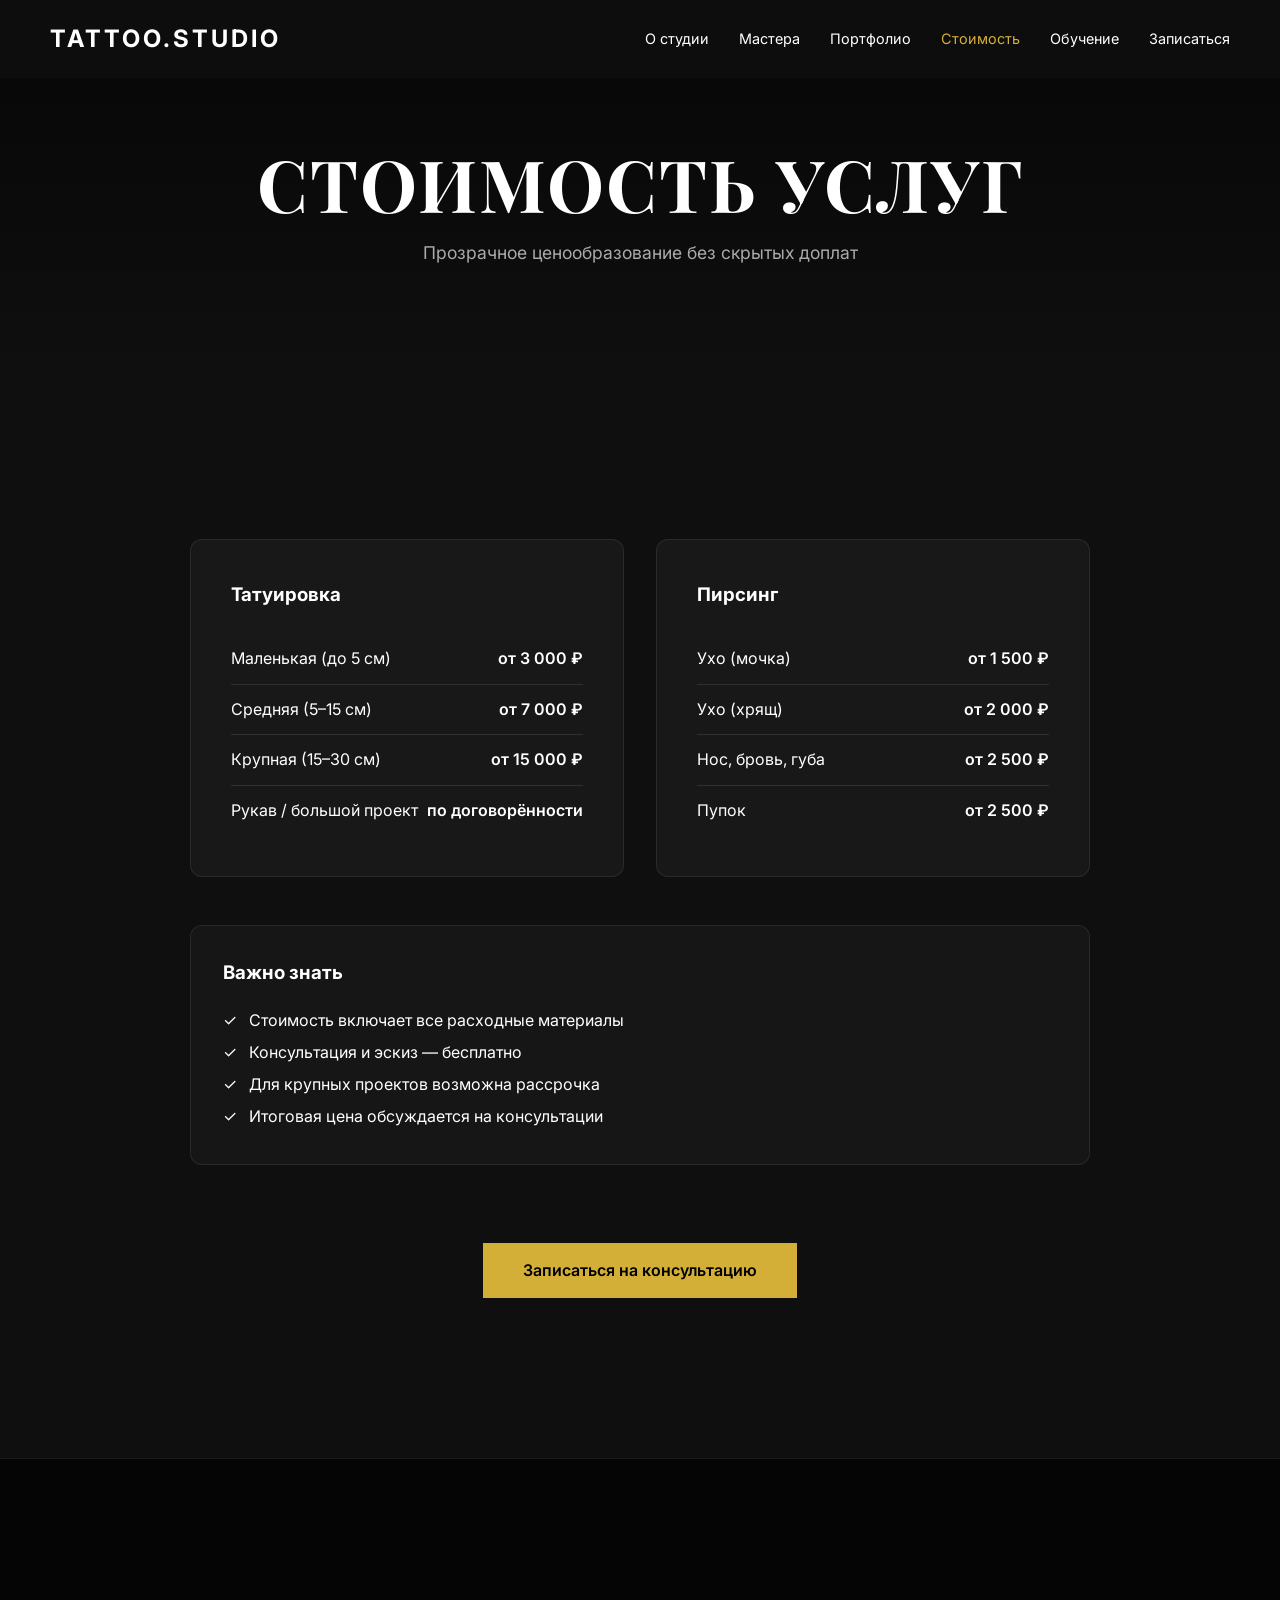
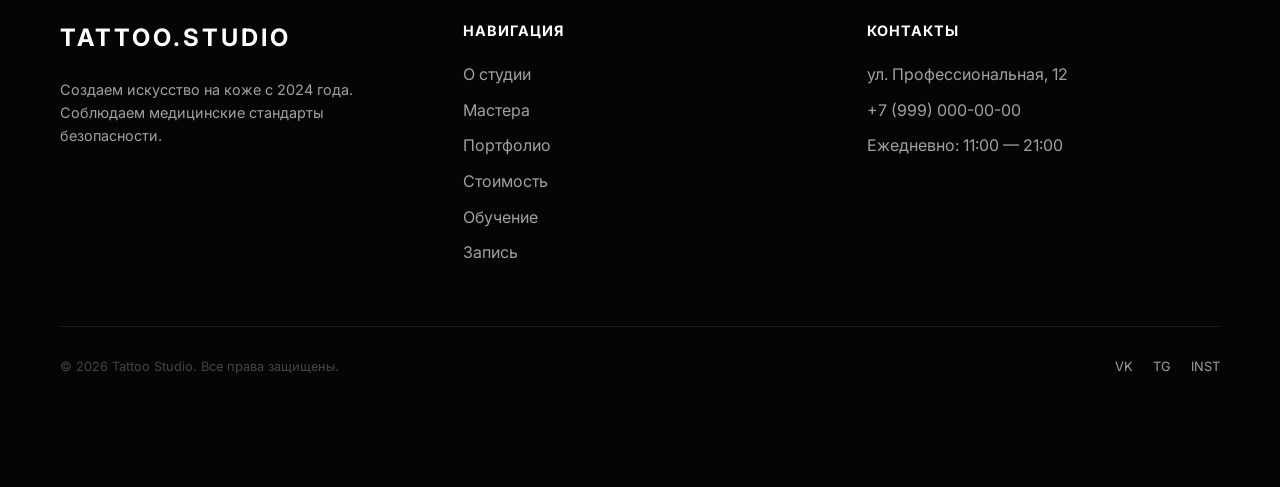
<file: prices.html>
<!doctype html>
<html lang="ru">
  <head>
    <meta charset="UTF-8" />
    <meta name="viewport" content="width=device-width, initial-scale=1.0" />
    <title>Стоимость | Tattoo Studio</title>
    <link rel="stylesheet" href="style.css" />
    <link
      href="https://fonts.googleapis.com/css2?family=Playfair+Display:wght@700&family=Inter:wght@300;400;600&display=swap"
      rel="stylesheet"
    />
  </head>
  <body>
    <header class="navbar">
      <a href="index.html" class="logo">TATTOO.STUDIO</a>
      <nav>
        <ul class="nav-links">
          <li><a href="about.html">О студии</a></li>
          <li><a href="masters.html">Мастера</a></li>
          <li><a href="portfolio.html">Портфолио</a></li>
          <li><a href="prices.html" class="active">Стоимость</a></li>
          <li><a href="training.html">Обучение</a></li>
          <li><a href="booking.html" class="btn-outline">Записаться</a></li>
        </ul>
      </nav>
    </header>

    <section class="page-hero">
      <div class="container">
        <h1>Стоимость услуг</h1>
        <p class="subtitle">Прозрачное ценообразование без скрытых доплат</p>
      </div>
    </section>

    <section style="padding: 5rem 0;">
      <div class="container">
        <div class="prices-grid" style="display: grid; grid-template-columns: repeat(auto-fit, minmax(280px, 1fr)); gap: 2rem; max-width: 900px; margin: 0 auto;">

          <!-- Татуировка -->
          <div class="price-card feature-item" style="padding: 2.5rem; border-radius: 12px;">
            <h3>Татуировка</h3>
            <div class="price-list" style="margin-top: 1.5rem;">
              <div class="price-row" style="display: flex; justify-content: space-between; padding: 0.75rem 0; border-bottom: 1px solid rgba(255,255,255,0.1);">
                <span>Маленькая (до 5 см)</span>
                <span style="font-weight: 600;">от 3 000 ₽</span>
              </div>
              <div class="price-row" style="display: flex; justify-content: space-between; padding: 0.75rem 0; border-bottom: 1px solid rgba(255,255,255,0.1);">
                <span>Средняя (5–15 см)</span>
                <span style="font-weight: 600;">от 7 000 ₽</span>
              </div>
              <div class="price-row" style="display: flex; justify-content: space-between; padding: 0.75rem 0; border-bottom: 1px solid rgba(255,255,255,0.1);">
                <span>Крупная (15–30 см)</span>
                <span style="font-weight: 600;">от 15 000 ₽</span>
              </div>
              <div class="price-row" style="display: flex; justify-content: space-between; padding: 0.75rem 0;">
                <span>Рукав / большой проект</span>
                <span style="font-weight: 600;">по договорённости</span>
              </div>
            </div>
          </div>

          <!-- Пирсинг -->
          <div class="price-card feature-item" style="padding: 2.5rem; border-radius: 12px;">
            <h3>Пирсинг</h3>
            <div class="price-list" style="margin-top: 1.5rem;">
              <div class="price-row" style="display: flex; justify-content: space-between; padding: 0.75rem 0; border-bottom: 1px solid rgba(255,255,255,0.1);">
                <span>Ухо (мочка)</span>
                <span style="font-weight: 600;">от 1 500 ₽</span>
              </div>
              <div class="price-row" style="display: flex; justify-content: space-between; padding: 0.75rem 0; border-bottom: 1px solid rgba(255,255,255,0.1);">
                <span>Ухо (хрящ)</span>
                <span style="font-weight: 600;">от 2 000 ₽</span>
              </div>
              <div class="price-row" style="display: flex; justify-content: space-between; padding: 0.75rem 0; border-bottom: 1px solid rgba(255,255,255,0.1);">
                <span>Нос, бровь, губа</span>
                <span style="font-weight: 600;">от 2 500 ₽</span>
              </div>
              <div class="price-row" style="display: flex; justify-content: space-between; padding: 0.75rem 0;">
                <span>Пупок</span>
                <span style="font-weight: 600;">от 2 500 ₽</span>
              </div>
            </div>
          </div>

        </div>

        <div style="max-width: 900px; margin: 3rem auto 0; padding: 2rem; background: rgba(255,255,255,0.03); border-radius: 12px; border: 1px solid rgba(255,255,255,0.08);">
          <h3 style="margin-bottom: 1rem;">Важно знать</h3>
          <ul style="list-style: none; padding: 0; line-height: 2;">
            <li>✓ &nbsp; Стоимость включает все расходные материалы</li>
            <li>✓ &nbsp; Консультация и эскиз — бесплатно</li>
            <li>✓ &nbsp; Для крупных проектов возможна рассрочка</li>
            <li>✓ &nbsp; Итоговая цена обсуждается на консультации</li>
          </ul>
        </div>

        <div style="text-align: center; margin-top: 3rem;">
          <a href="booking.html" class="btn-main">Записаться на консультацию</a>
        </div>
      </div>
    </section>

    <footer class="footer">
      <div class="container">
        <div class="footer-content">
          <div class="footer-brand">
            <div class="logo">TATTOO.STUDIO</div>
            <p>
              Создаем искусство на коже с 2024 года. <br />
              Соблюдаем медицинские стандарты безопасности.
            </p>
          </div>
          <div class="footer-nav">
            <h4>Навигация</h4>
            <ul>
              <li><a href="about.html">О студии</a></li>
              <li><a href="masters.html">Мастера</a></li>
              <li><a href="portfolio.html">Портфолио</a></li>
              <li><a href="prices.html">Стоимость</a></li>
              <li><a href="training.html">Обучение</a></li>
              <li><a href="booking.html">Запись</a></li>
            </ul>
          </div>
          <div class="footer-contacts">
            <h4>Контакты</h4>
            <p>ул. Профессиональная, 12</p>
            <p>+7 (999) 000-00-00</p>
            <p>Ежедневно: 11:00 — 21:00</p>
          </div>
        </div>
        <div class="footer-bottom">
          <p>&copy; 2026 Tattoo Studio. Все права защищены.</p>
          <div class="socials">
            <a href="#">VK</a>
            <a href="#">TG</a>
            <a href="#">INST</a>
          </div>
        </div>
      </div>
    </footer>
    <script src="script.js"></script>
  </body>
</html>
</file>
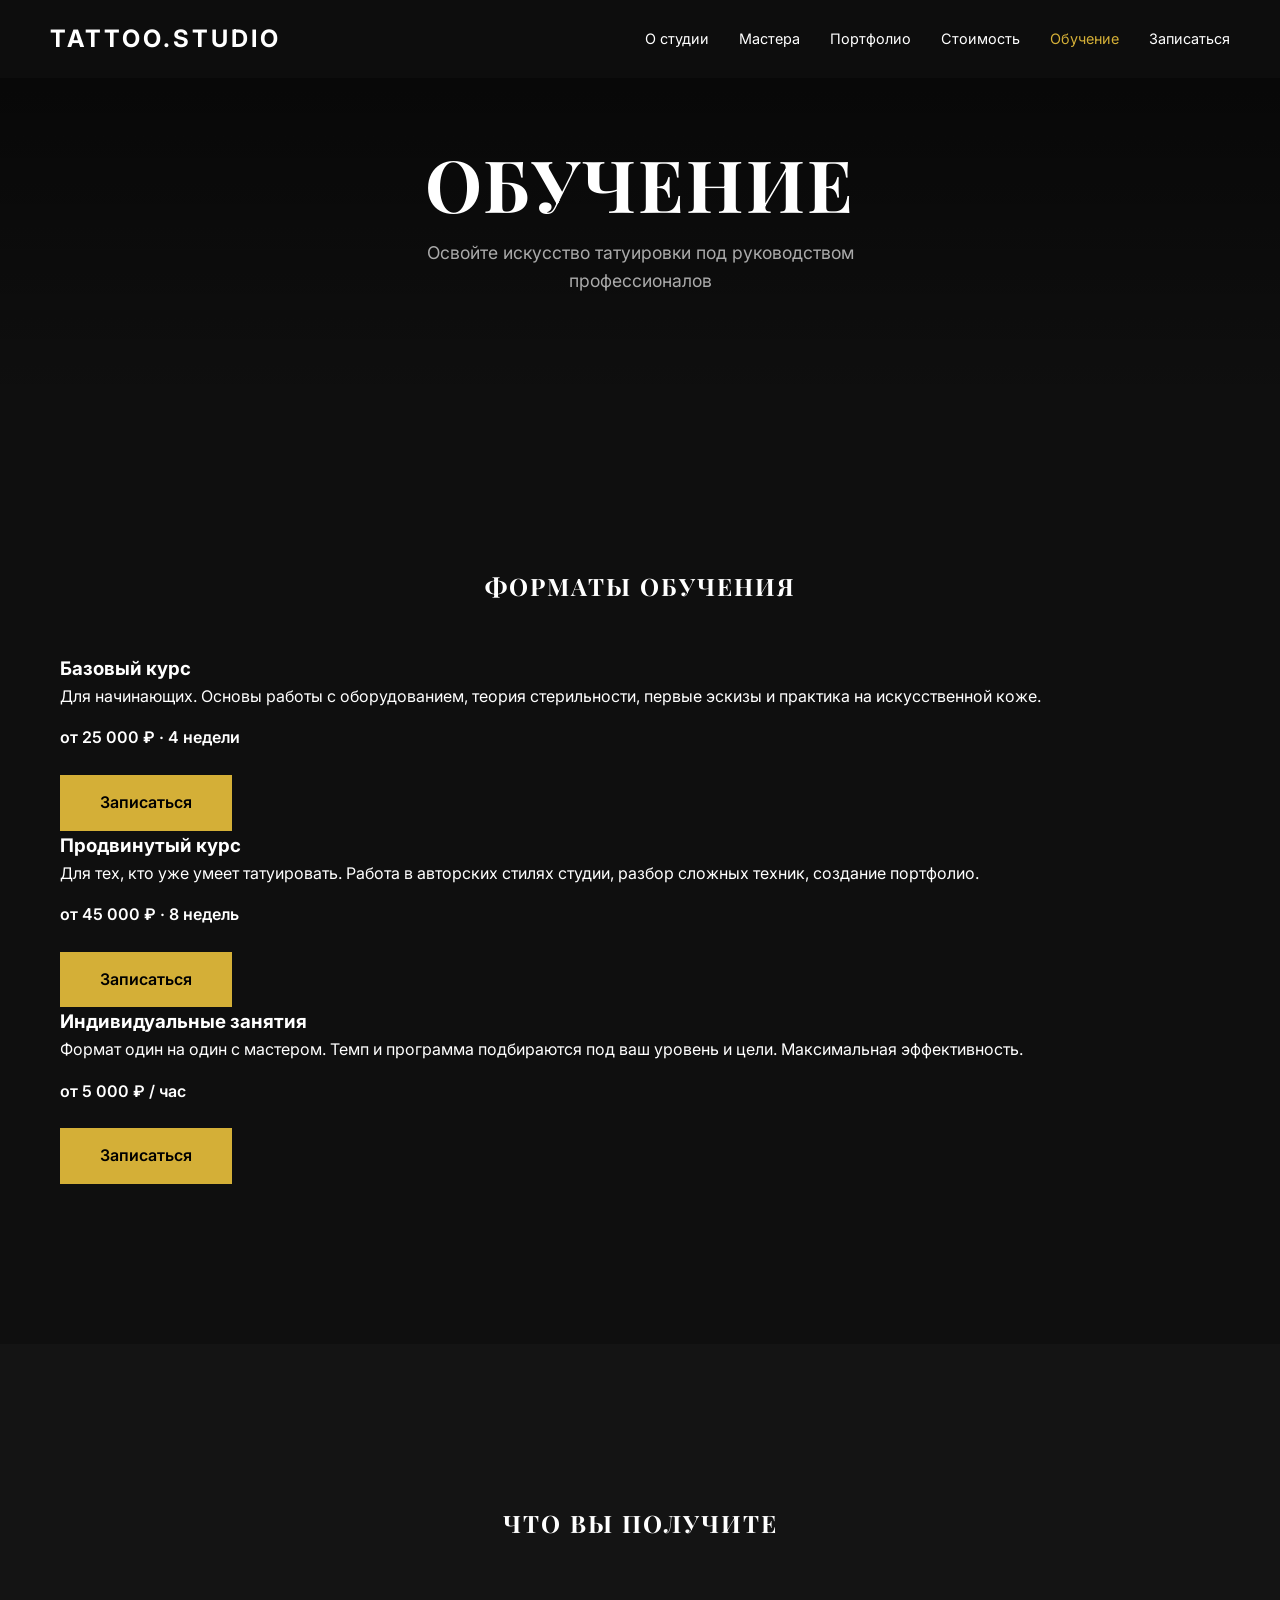
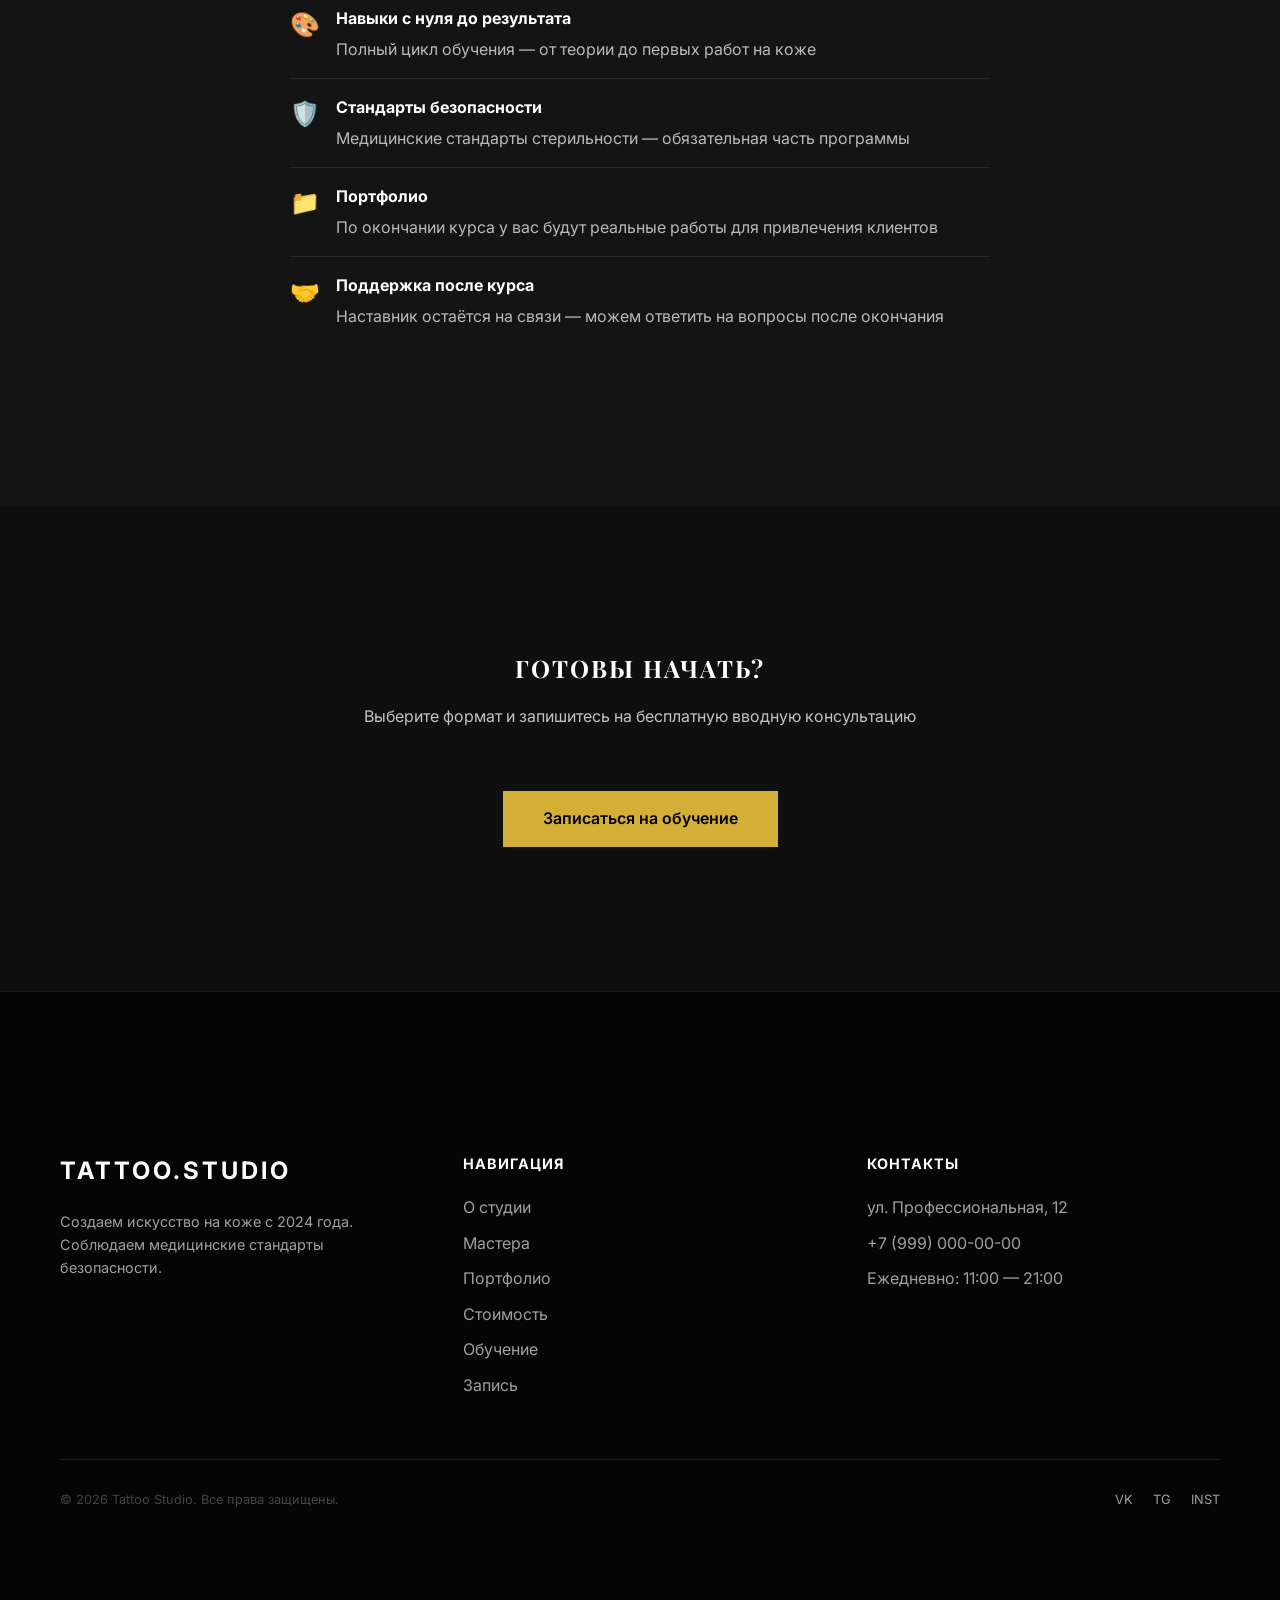
<file: training.html>
<!doctype html>
<html lang="ru">
  <head>
    <meta charset="UTF-8" />
    <meta name="viewport" content="width=device-width, initial-scale=1.0" />
    <title>Обучение | Tattoo Studio</title>
    <link rel="stylesheet" href="style.css" />
    <link
      href="https://fonts.googleapis.com/css2?family=Playfair+Display:wght@700&family=Inter:wght@300;400;600&display=swap"
      rel="stylesheet"
    />
  </head>
  <body>
    <header class="navbar">
      <a href="index.html" class="logo">TATTOO.STUDIO</a>
      <nav>
        <ul class="nav-links">
          <li><a href="about.html">О студии</a></li>
          <li><a href="masters.html">Мастера</a></li>
          <li><a href="portfolio.html">Портфолио</a></li>
          <li><a href="prices.html">Стоимость</a></li>
          <li><a href="training.html" class="active">Обучение</a></li>
          <li><a href="booking.html" class="btn-outline">Записаться</a></li>
        </ul>
      </nav>
    </header>

    <section class="page-hero">
      <div class="container">
        <h1>Обучение</h1>
        <p class="subtitle">Освойте искусство татуировки под руководством профессионалов</p>
      </div>
    </section>

    <section style="padding: 5rem 0;">
      <div class="container">
        <h2 style="text-align: center; margin-bottom: 3rem;">Форматы обучения</h2>
        <div class="features">

          <div class="feature-item">
            <h3>Базовый курс</h3>
            <p>
              Для начинающих. Основы работы с оборудованием, теория стерильности,
              первые эскизы и практика на искусственной коже.
            </p>
            <p style="margin-top: 1rem; font-weight: 600;">от 25 000 ₽ · 4 недели</p>
            <a href="booking.html" class="btn-main" style="margin-top: 1.5rem; display: inline-block;">Записаться</a>
          </div>

          <div class="feature-item">
            <h3>Продвинутый курс</h3>
            <p>
              Для тех, кто уже умеет татуировать. Работа в авторских стилях
              студии, разбор сложных техник, создание портфолио.
            </p>
            <p style="margin-top: 1rem; font-weight: 600;">от 45 000 ₽ · 8 недель</p>
            <a href="booking.html" class="btn-main" style="margin-top: 1.5rem; display: inline-block;">Записаться</a>
          </div>

          <div class="feature-item">
            <h3>Индивидуальные занятия</h3>
            <p>
              Формат один на один с мастером. Темп и программа подбираются
              под ваш уровень и цели. Максимальная эффективность.
            </p>
            <p style="margin-top: 1rem; font-weight: 600;">от 5 000 ₽ / час</p>
            <a href="booking.html" class="btn-main" style="margin-top: 1.5rem; display: inline-block;">Записаться</a>
          </div>

        </div>
      </div>
    </section>

    <section style="padding: 5rem 0; background: rgba(255,255,255,0.02);">
      <div class="container">
        <h2 style="text-align: center; margin-bottom: 3rem;">Что вы получите</h2>
        <div style="max-width: 700px; margin: 0 auto;">
          <ul style="list-style: none; padding: 0;">
            <li style="display: flex; gap: 1rem; padding: 1rem 0; border-bottom: 1px solid rgba(255,255,255,0.08);">
              <span style="font-size: 1.5rem;">🎨</span>
              <div>
                <strong>Навыки с нуля до результата</strong>
                <p style="opacity: 0.7; margin-top: 0.3rem;">Полный цикл обучения — от теории до первых работ на коже</p>
              </div>
            </li>
            <li style="display: flex; gap: 1rem; padding: 1rem 0; border-bottom: 1px solid rgba(255,255,255,0.08);">
              <span style="font-size: 1.5rem;">🛡️</span>
              <div>
                <strong>Стандарты безопасности</strong>
                <p style="opacity: 0.7; margin-top: 0.3rem;">Медицинские стандарты стерильности — обязательная часть программы</p>
              </div>
            </li>
            <li style="display: flex; gap: 1rem; padding: 1rem 0; border-bottom: 1px solid rgba(255,255,255,0.08);">
              <span style="font-size: 1.5rem;">📁</span>
              <div>
                <strong>Портфолио</strong>
                <p style="opacity: 0.7; margin-top: 0.3rem;">По окончании курса у вас будут реальные работы для привлечения клиентов</p>
              </div>
            </li>
            <li style="display: flex; gap: 1rem; padding: 1rem 0;">
              <span style="font-size: 1.5rem;">🤝</span>
              <div>
                <strong>Поддержка после курса</strong>
                <p style="opacity: 0.7; margin-top: 0.3rem;">Наставник остаётся на связи — можем ответить на вопросы после окончания</p>
              </div>
            </li>
          </ul>
        </div>
      </div>
    </section>

    <section style="text-align: center; padding: 4rem 0;">
      <div class="container">
        <h2>Готовы начать?</h2>
        <p style="margin: 1rem 0 2rem; opacity: 0.75;">Выберите формат и запишитесь на бесплатную вводную консультацию</p>
        <a href="booking.html" class="btn-main">Записаться на обучение</a>
      </div>
    </section>

    <footer class="footer">
      <div class="container">
        <div class="footer-content">
          <div class="footer-brand">
            <div class="logo">TATTOO.STUDIO</div>
            <p>
              Создаем искусство на коже с 2024 года. <br />
              Соблюдаем медицинские стандарты безопасности.
            </p>
          </div>
          <div class="footer-nav">
            <h4>Навигация</h4>
            <ul>
              <li><a href="about.html">О студии</a></li>
              <li><a href="masters.html">Мастера</a></li>
              <li><a href="portfolio.html">Портфолио</a></li>
              <li><a href="prices.html">Стоимость</a></li>
              <li><a href="training.html">Обучение</a></li>
              <li><a href="booking.html">Запись</a></li>
            </ul>
          </div>
          <div class="footer-contacts">
            <h4>Контакты</h4>
            <p>ул. Профессиональная, 12</p>
            <p>+7 (999) 000-00-00</p>
            <p>Ежедневно: 11:00 — 21:00</p>
          </div>
        </div>
        <div class="footer-bottom">
          <p>&copy; 2026 Tattoo Studio. Все права защищены.</p>
          <div class="socials">
            <a href="#">VK</a>
            <a href="#">TG</a>
            <a href="#">INST</a>
          </div>
        </div>
      </div>
    </footer>
    <script src="script.js"></script>
  </body>
</html>
</file>
<file: style.css>
:root {
  --bg-color: #0f0f0f;
  --card-bg: #1a1a1a;
  --text-main: #ffffff;
  --text-dim: #a0a0a0;
  --accent: #d4af37; /* Золотистый акцент */
}

* {
  margin: 0;
  padding: 0;
  box-sizing: border-box;
}

body {
  background-color: var(--bg-color);
  color: var(--text-main);
  font-family: "Inter", sans-serif;
  line-height: 1.6;
}

h1,
h2 {
  font-family: "Playfair Display", serif;
  text-transform: uppercase;
  letter-spacing: 2px;
}

.container {
  max-width: 1200px;
  margin: 0 auto;
  padding: 80px 20px;
}

.navbar {
  display: flex;
  justify-content: space-between;
  align-items: center;
  padding: 20px 50px;
  position: fixed;
  width: 100%;
  z-index: 1000;
  background: rgba(15, 15, 15, 0.9);
  backdrop-filter: blur(10px);
}

.logo {
  font-weight: 700;
  letter-spacing: 3px;
  font-size: 1.5rem;
}

.nav-links {
  list-style: none;
  display: flex;
  gap: 30px;
  align-items: center;
}

.nav-links a {
  color: var(--text-main);
  text-decoration: none;
  font-size: 0.9rem;
  transition: 0.3s;
}

.nav-links a:hover {
  color: var(--accent);
}

.hero {
  height: 100vh;
  display: flex;
  align-items: center;
  justify-content: center;
  text-align: center;
  background:
    linear-gradient(rgba(0, 0, 0, 0.6), rgba(0, 0, 0, 0.6)),
    url(img/photo_2026-05-03_02-11-39.jpg) no-repeat center/cover;
}

.hero h1 {
  font-size: clamp(2.5rem, 6vw, 4.5rem);
  margin-bottom: 20px;
}

.btn-main {
  display: inline-block;
  background: var(--accent);
  color: #000;
  padding: 15px 40px;
  text-decoration: none;
  font-weight: 600;
  margin-top: 30px;
  transition: 0.3s ease;
}

.btn-main:hover {
  transform: translateY(-3px);
  box-shadow: 0 10px 20px rgba(212, 175, 55, 0.3);
}

.master-grid {
  display: grid;
  grid-template-columns: repeat(auto-fit, minmax(300px, 1fr));
  gap: 40px;
  margin-top: 50px;
}

.master-card {
  background: var(--card-bg);
  overflow: hidden;
  transition: 0.4s;
  border-bottom: 2px solid transparent;
}

.master-card:hover {
  border-color: var(--accent);
}

.master-photo {
  height: 450px;
  background-size: cover;
  background-position: center;
  filter: grayscale(100%);
  transition: 0.5s;
}

.master-card:hover .master-photo {
  filter: grayscale(0%);
  transform: scale(1.05);
}

.master-info {
  padding: 25px;
}

.master-info h3 {
  margin-bottom: 5px;
}

.master-info p {
  color: var(--text-dim);
  font-size: 0.9rem;
}

.booking {
  background: #141414;
  text-align: center;
}

.form-container {
  max-width: 600px;
  margin: 40px auto 0;
  display: flex;
  flex-direction: column;
  gap: 20px;
}

.input-group {
  display: flex;
  gap: 20px;
}

input,
select,
textarea {
  width: 100%;
  padding: 15px;
  background: #1f1f1f;
  border: 1px solid #333;
  color: #fff;
  font-family: inherit;
  outline: none;
}

input:focus,
textarea:focus {
  border-color: var(--accent);
}

textarea {
  height: 150px;
  resize: none;
}

[data-scroll] {
  opacity: 0;
  transform: translateY(20px);
  transition: 0.6s all ease-out;
}

[data-scroll].visible {
  opacity: 1;
  transform: translateY(0);
}

.healed {
  background-color: #0a0a0a;
}

.healed-grid {
  display: grid;
  grid-template-columns: repeat(auto-fit, minmax(350px, 1fr));
  gap: 30px;
}

.healed-item {
  background: var(--card-bg);
  border: 1px solid #222;
}

.healed-photo {
  height: 350px;
  background-size: cover;
  background-position: center;
  background-image: url(/Без\ имени.jpg);
}

.healed-info {
  padding: 20px;
}

.healed-info h4 {
  color: var(--accent);
  margin-bottom: 5px;
}

.healed-info p {
  font-size: 0.8rem;
  color: var(--text-dim);
}

.footer {
  background: #050505;
  padding-top: 80px;
  border-top: 1px solid #1a1a1a;
}

.footer-content {
  display: grid;
  grid-template-columns: repeat(auto-fit, minmax(200px, 1fr));
  gap: 50px;
  padding-bottom: 50px;
}

.footer-brand .logo {
  margin-bottom: 20px;
}

.footer-brand p {
  color: var(--text-dim);
  font-size: 0.9rem;
}

.footer h4 {
  margin-bottom: 20px;
  text-transform: uppercase;
  font-size: 0.9rem;
  letter-spacing: 1px;
}

.footer-nav ul {
  list-style: none;
}

.footer-nav li {
  margin-bottom: 10px;
}

.footer-nav a {
  color: var(--text-dim);
  text-decoration: none;
  transition: 0.3s;
}

.footer-nav a:hover {
  color: var(--accent);
}

.footer-contacts p {
  color: var(--text-dim);
  margin-bottom: 10px;
}

.footer-bottom {
  border-top: 1px solid #1a1a1a;
  padding: 30px 0;
  display: flex;
  justify-content: space-between;
  align-items: center;
  font-size: 0.8rem;
  color: #444;
}

.socials {
  display: flex;
  gap: 20px;
}

.socials a {
  color: var(--text-dim);
  text-decoration: none;
}

.socials a:hover {
  color: var(--accent);
}

/* ============================================
   МОБИЛЬНЫЙ АДАПТИВ
   ============================================ */
@media (max-width: 768px) {
  /* --- Навигация: сетка кнопок --- */
  .navbar {
    flex-direction: column;
    align-items: flex-start;
    padding: 16px 20px;
    gap: 14px;
    position: relative;
  }

  .logo {
    font-size: 1.2rem;
  }

  .nav-links {
    display: grid;
    grid-template-columns: repeat(3, 1fr);
    gap: 8px;
    width: 100%;
  }

  /* "Обучение" (5й пункт) растягивается на 2 колонки */
  .nav-links li:nth-last-child(2) {
    grid-column: span 2;
  }

  /* "Записаться" — всегда на всю ширину */
  .nav-links li:last-child {
    grid-column: 1 / -1;
  }

  .nav-links li {
    width: 100%;
  }

  .nav-links a {
    display: block;
    text-align: center;
    padding: 8px 6px;
    border: 1px solid rgba(255, 255, 255, 0.2);
    border-radius: 6px;
    font-size: 0.78rem;
    transition: 0.2s;
  }

  .nav-links a:hover,
  .nav-links a.active {
    background: rgba(255, 255, 255, 0.15);
    border-color: rgba(255, 255, 255, 0.4);
  }

  /* Кнопка "Записаться" — на всю ширину отдельной строкой */
  .nav-links li:last-child {
    grid-column: 1 / -1;
  }

  .nav-links .btn-outline {
    background: var(--accent);
    color: #000;
    border-color: var(--accent);
    font-weight: 600;
    padding: 10px;
  }

  /* --- Hero --- */
  .hero {
    height: auto;
    min-height: 70vh;
    padding: 60px 20px;
  }

  .hero h1 {
    font-size: clamp(2rem, 10vw, 3rem);
  }

  .hero p {
    font-size: 0.95rem;
  }

  .btn-main {
    padding: 12px 28px;
    font-size: 0.9rem;
  }

  /* --- Container --- */
  .container {
    padding: 30px 16px;
  }

  /* --- Мастера --- */
  .master-grid {
    grid-template-columns: 1fr;
    gap: 24px;
  }

  .master-photo {
    height: 300px;
  }

  /* --- Портфолио --- */
  .healed-grid {
    grid-template-columns: 1fr;
    gap: 20px;
  }

  .healed-photo {
    height: 260px;
  }

  /* --- Форма записи --- */
  .input-group {
    flex-direction: column;
    gap: 16px;
  }

  /* --- Фильтры портфолио --- */
  .portfolio-filters {
    gap: 8px !important;
  }

  .filter-btn {
    padding: 0.4rem 1rem;
    font-size: 0.82rem;
  }

  /* --- Шапка внутренней страницы --- */
  .page-hero {
    padding: 1rem 1rem 0.5rem;
  }

  .page-hero h1 {
    font-size: clamp(2rem, 10vw, 3rem);
  }

  /* --- Футер --- */
  .footer-content {
    grid-template-columns: 1fr;
    gap: 30px;
  }

  .footer-bottom {
    flex-direction: column;
    gap: 16px;
    text-align: center;
  }
}

/* ==============================================
   ДОПОЛНЕНИЯ К style.css ДЛЯ МНОГОСТРАНИЧНОЙ ВЕРСИИ
   Вставьте этот код В КОНЕЦ вашего style.css
   ============================================== */

/* Шапка страницы (вместо hero на внутренних страницах) */
.page-hero {
  padding: 4rem 0 2rem;
  text-align: center;
  background: linear-gradient(to bottom, rgba(0, 0, 0, 0.6), transparent);
}

.page-hero h1 {
  font-family: "Playfair Display", serif;
  font-size: clamp(2.5rem, 6vw, 4.5rem);
  line-height: 1.1;
  margin-bottom: 1rem;
}

.page-hero .subtitle {
  font-size: 1.1rem;
  opacity: 0.65;
  max-width: 500px;
  margin: 0 auto;
}

/* Активный пункт навигации */
.nav-links a.active {
  color: var(--accent);
  opacity: 1;
  text-decoration: none;
}

/* Логотип как ссылка */
a.logo {
  text-decoration: none;
  color: inherit;
}

/* Кнопки фильтра портфолио */
.filter-btn {
  background: transparent;
  border: 1px solid rgba(255, 255, 255, 0.2);
  color: inherit;
  padding: 0.5rem 1.5rem;
  border-radius: 100px;
  cursor: pointer;
  font-family: "Inter", sans-serif;
  font-size: 0.9rem;
  transition: all 0.2s ease;
}

.filter-btn:hover {
  border-color: rgba(255, 255, 255, 0.5);
}

.filter-btn.active {
  background: white;
  color: black;
  border-color: white;
}

/* Карточка цены */
.price-card {
  background: rgba(255, 255, 255, 0.04);
  border: 1px solid rgba(255, 255, 255, 0.08);
  transition: border-color 0.3s ease;
}

.price-card:hover {
  border-color: rgba(255, 255, 255, 0.2);
}

/* Кнопка в карточке мастера */
.master-card .btn-main {
  font-size: 0.85rem;
  padding: 0.6rem 1.2rem;
}
</file>
